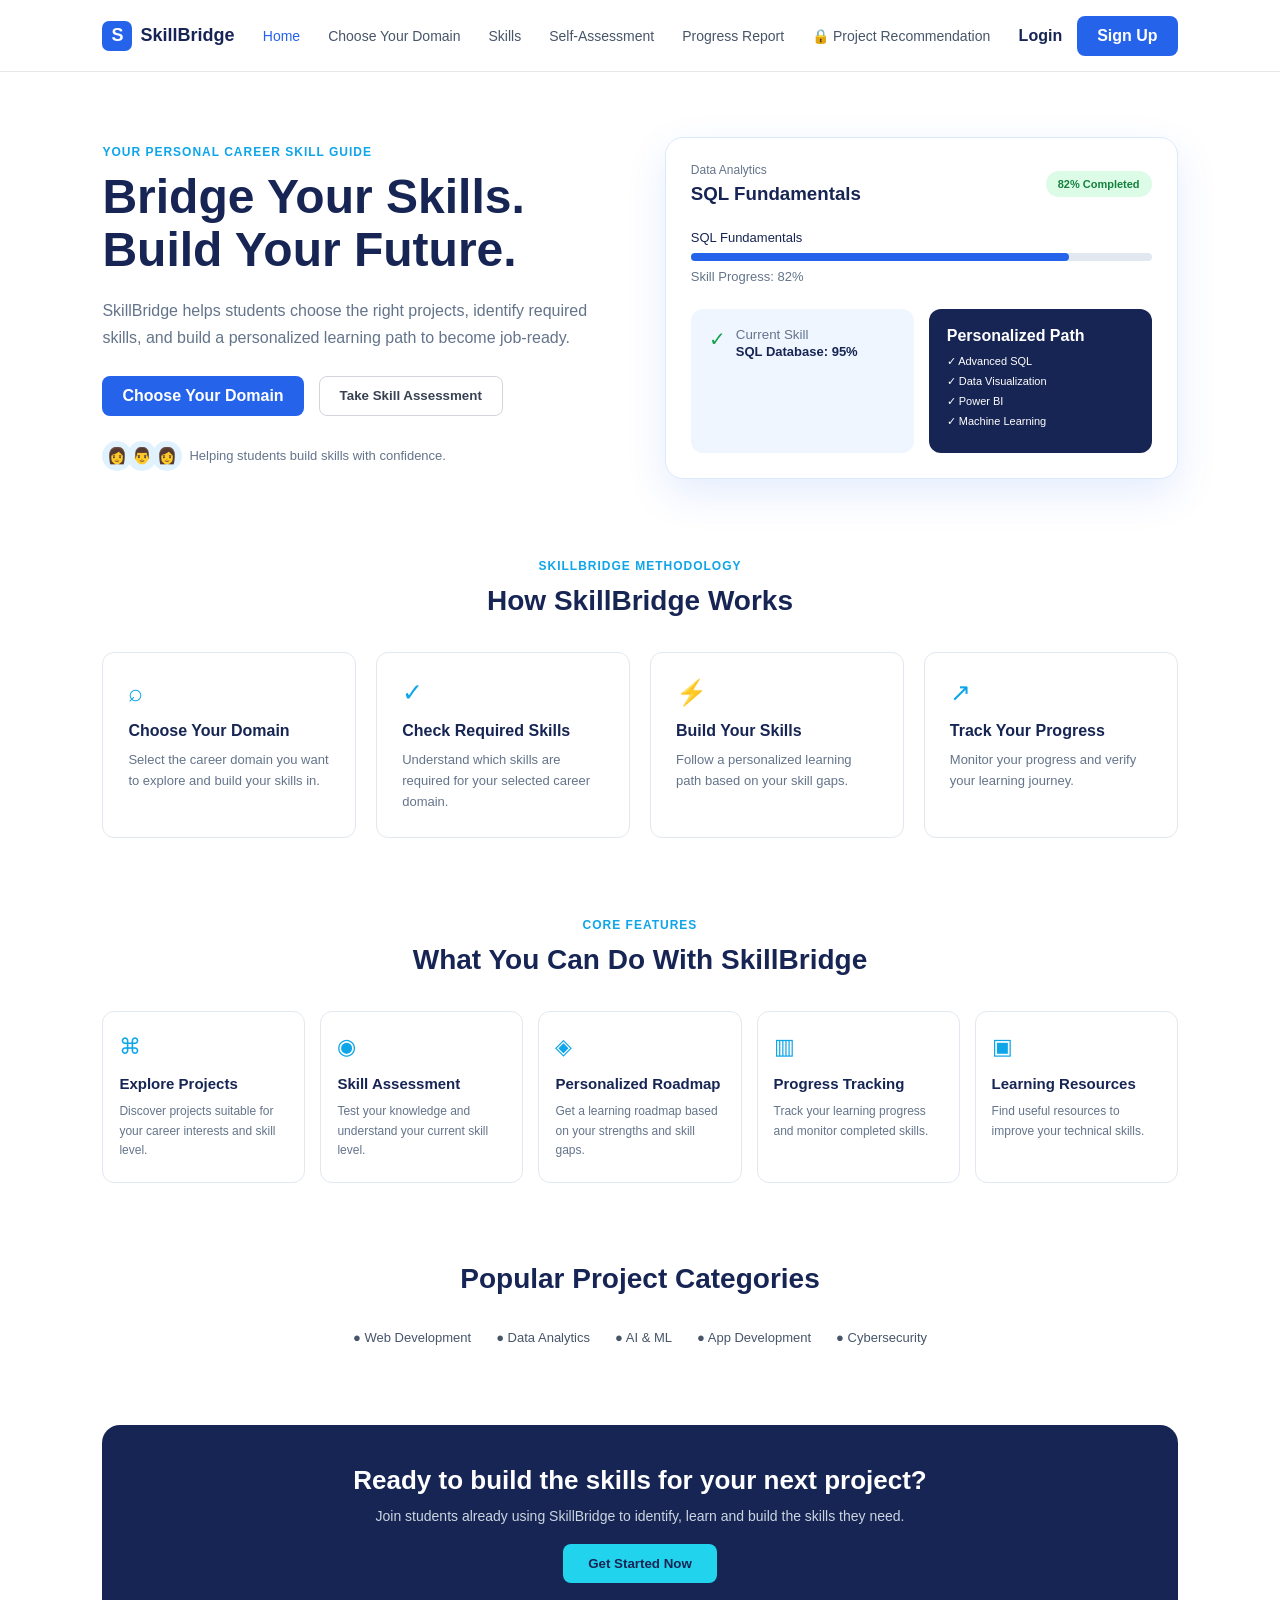
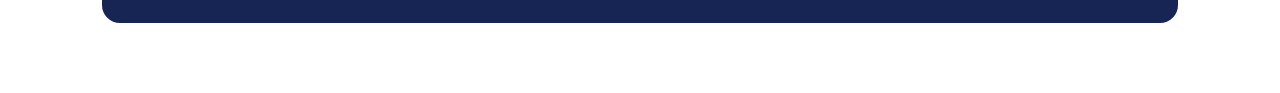
<file: index.html>
<!DOCTYPE html>
<html lang="en">

<head>
    <meta charset="UTF-8">
    <meta name="viewport" content="width=device-width, initial-scale=1.0">

    <title>SkillBridge</title>

    <!-- Correct CSS path -->
    <link rel="stylesheet" href="/style.css">
</head>

<body>

    <!-- NAVBAR -->
    <header class="navbar">

        <div class="logo">
            <span class="logo-icon">S</span>
            <span>SkillBridge</span>
        </div>

        <nav>
            <a href="index.html" class="active">Home</a>
            <a href="domain.html">Choose Your Domain</a>
            <a href="skills.html">Skills</a>
            <a href="assessment.html">Self-Assessment</a>
            <a href="progress.html">Progress Report</a>
            <a href="projects.html" id="projectLink">
                🔒 Project Recommendation
            </a>
        </nav>

        <div class="nav-buttons">
            <a href="login.html" class="login-btn">Login</a>
            <a href="login.html?mode=signup" class="primary-btn">
                Sign Up
            </a>
        </div>

    </header>

    <!-- HERO SECTION -->
    <section class="hero">

        <div class="hero-content">

            <p class="small-heading">
                YOUR PERSONAL CAREER SKILL GUIDE
            </p>

            <h1>
                Bridge Your Skills.<br>
                Build Your Future.
            </h1>

            <p class="hero-description">
                SkillBridge helps students choose the right projects,
                identify required skills, and build a personalized
                learning path to become job-ready.
            </p>

            <div class="hero-buttons">

                <a href="domain.html" class="primary-btn">
                    Choose Your Domain
                </a>

                <button class="secondary-btn" id="assessmentBtn">
                    Take Skill Assessment
                </button>

            </div>

            <div class="student-info">
                <div class="student-icons">
                    <span>👩</span>
                    <span>👨</span>
                    <span>👩</span>
                </div>

                <p>
                    Helping students build skills with confidence.
                </p>
            </div>

        </div>

        <!-- DASHBOARD PREVIEW -->
        <div class="hero-dashboard">

            <div class="dashboard-top">
                <div>
                    <p class="dashboard-label">Data Analytics</p>
                    <h3>SQL Fundamentals</h3>
                </div>

                <span class="completed">82% Completed</span>
            </div>

            <div class="progress-section">
                <p>SQL Fundamentals</p>

                <div class="progress-bar">
                    <div class="progress-fill"></div>
                </div>

                <p class="progress-text">Skill Progress: 82%</p>
            </div>

            <div class="dashboard-bottom">

                <div class="score-card">
                    <span>✓</span>
                    <div>
                        <small>Current Skill</small>
                        <strong>SQL Database: 95%</strong>
                    </div>
                </div>

                <div class="future-card">
                    <h4>Personalized Path</h4>
                    <p>✓ Advanced SQL</p>
                    <p>✓ Data Visualization</p>
                    <p>✓ Power BI</p>
                    <p>✓ Machine Learning</p>
                </div>

            </div>

        </div>

    </section>

    <!-- HOW SKILLBRIDGE WORKS -->
    <section class="how-section">

        <p class="section-label">SKILLBRIDGE METHODOLOGY</p>

        <h2>How SkillBridge Works</h2>

        <div class="steps">

            <div class="step-card">
                <div class="step-icon">⌕</div>
                <h3>Choose Your Domain</h3>
                <p>
                    Select the career domain you want to
                    explore and build your skills in.
                </p>
            </div>

            <div class="step-card">
                <div class="step-icon">✓</div>
                <h3>Check Required Skills</h3>
                <p>
                    Understand which skills are required
                    for your selected career domain.
                </p>
            </div>

            <div class="step-card">
                <div class="step-icon">⚡</div>
                <h3>Build Your Skills</h3>
                <p>
                    Follow a personalized learning path
                    based on your skill gaps.
                </p>
            </div>

            <div class="step-card">
                <div class="step-icon">↗</div>
                <h3>Track Your Progress</h3>
                <p>
                    Monitor your progress and verify
                    your learning journey.
                </p>
            </div>

        </div>

    </section>

    <!-- CORE FEATURES -->
    <section class="features-section">

        <p class="section-label">CORE FEATURES</p>

        <h2>What You Can Do With SkillBridge</h2>

        <div class="features-grid">

            <div class="feature-card">
                <div class="feature-icon">⌘</div>
                <h3>Explore Projects</h3>
                <p>
                    Discover projects suitable for
                    your career interests and skill level.
                </p>
            </div>

            <div class="feature-card">
                <div class="feature-icon">◉</div>
                <h3>Skill Assessment</h3>
                <p>
                    Test your knowledge and understand
                    your current skill level.
                </p>
            </div>

            <div class="feature-card">
                <div class="feature-icon">◈</div>
                <h3>Personalized Roadmap</h3>
                <p>
                    Get a learning roadmap based on
                    your strengths and skill gaps.
                </p>
            </div>

            <div class="feature-card">
                <div class="feature-icon">▥</div>
                <h3>Progress Tracking</h3>
                <p>
                    Track your learning progress and
                    monitor completed skills.
                </p>
            </div>

            <div class="feature-card">
                <div class="feature-icon">▣</div>
                <h3>Learning Resources</h3>
                <p>
                    Find useful resources to improve
                    your technical skills.
                </p>
            </div>

        </div>

    </section>

    <!-- PROJECT CATEGORIES -->
    <section class="categories-section">

        <h2>Popular Project Categories</h2>

        <div class="categories">
            <span>● Web Development</span>
            <span>● Data Analytics</span>
            <span>● AI & ML</span>
            <span>● App Development</span>
            <span>● Cybersecurity</span>
        </div>

    </section>

    <!-- CALL TO ACTION -->
    <section class="cta-section">

        <h2>
            Ready to build the skills for your next project?
        </h2>

        <p>
            Join students already using SkillBridge to
            identify, learn and build the skills they need.
        </p>

        <button class="cta-button" id="ctaButton">
            Get Started Now
        </button>

    </section>

    <!-- Correct JavaScript path -->
    <script src="/script.js"></script>

</body>

</html>
</file>
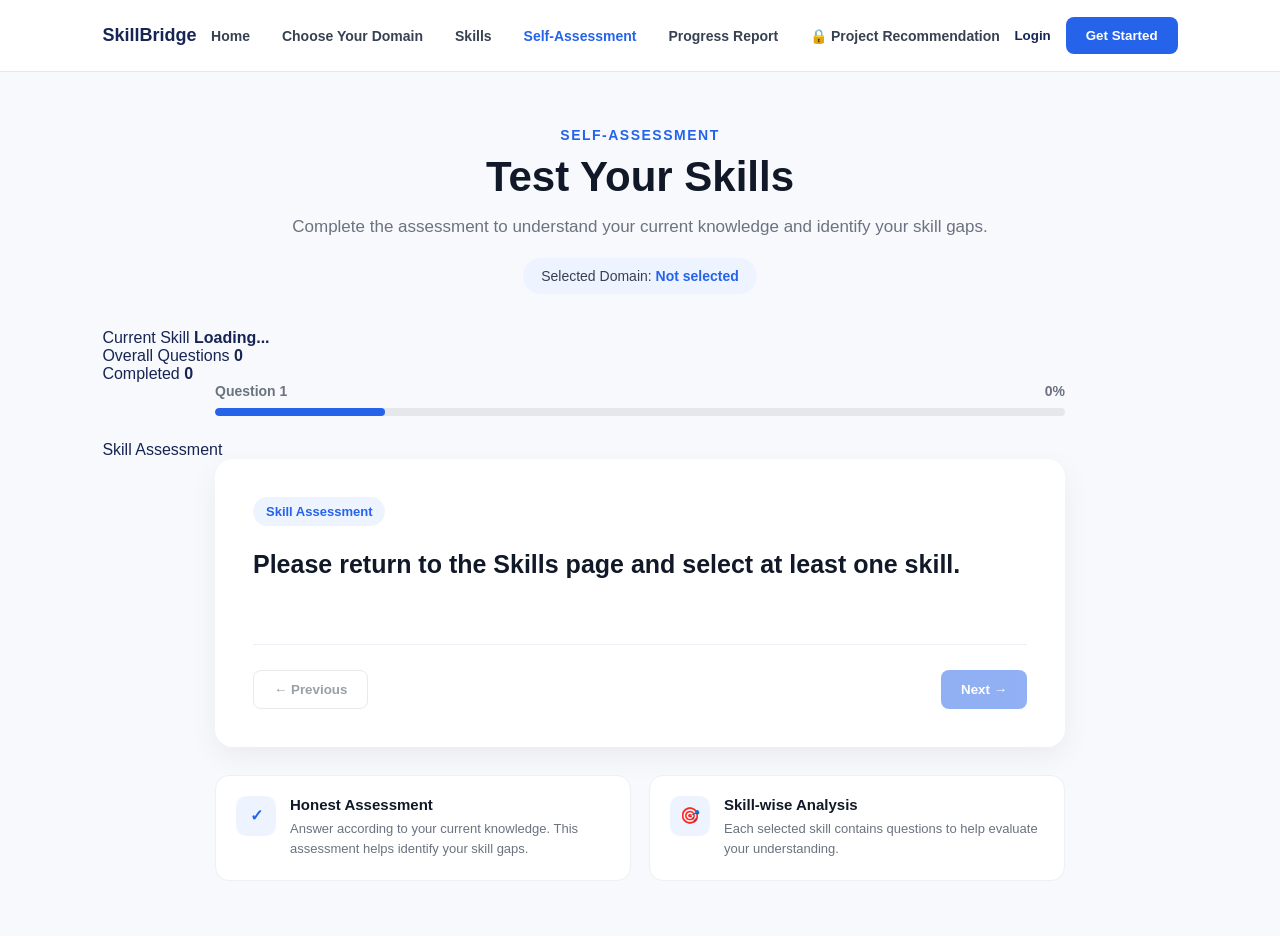
<file: assessment.html>
<!DOCTYPE html>
<html lang="en">

<head>
    <meta charset="UTF-8">
    <meta name="viewport" content="width=device-width, initial-scale=1.0">

    <title>Self-Assessment | SkillBridge</title>

    <!-- Correct CSS path: style.css is in the repository root -->
    <link rel="stylesheet" href="style.css">
</head>

<body>

    <!-- NAVBAR -->
    <nav class="navbar">

        <div class="logo">SkillBridge</div>

        <div class="nav-links">
            <a href="index.html">Home</a>
            <a href="domain.html">Choose Your Domain</a>
            <a href="skills.html">Skills</a>
            <a href="assessment.html" class="active">Self-Assessment</a>
            <a href="progress.html">Progress Report</a>
            <a href="recommendation.html" id="projectLink">
                🔒 Project Recommendation
            </a>
        </div>

        <div class="nav-buttons">
            <button class="login-btn" type="button">Login</button>
            <button class="primary-btn" type="button">Get Started</button>
        </div>

    </nav>

    <!-- ASSESSMENT PAGE -->
    <main class="assessment-page">

        <!-- HEADER -->
        <section class="assessment-header">

            <p class="page-label">SELF-ASSESSMENT</p>

            <h1>Test Your Skills</h1>

            <p class="assessment-subtitle">
                Complete the assessment to understand your current
                knowledge and identify your skill gaps.
            </p>

            <div class="assessment-domain">
                Selected Domain:
                <strong id="assessmentDomain">Loading...</strong>
            </div>

        </section>

        <!-- OVERALL PROGRESS -->
        <section class="assessment-overview">

            <div class="overview-item">
                <span>Current Skill</span>
                <strong id="currentSkill">Loading...</strong>
            </div>

            <div class="overview-item">
                <span>Overall Questions</span>
                <strong id="totalQuestions">0</strong>
            </div>

            <div class="overview-item">
                <span>Completed</span>
                <strong id="completedQuestions">0</strong>
            </div>

        </section>

        <!-- SKILL TABS -->
        <section class="skill-tabs-section">
            <div class="skill-tabs" id="skillTabs"></div>
        </section>

        <!-- QUESTION PROGRESS -->
        <section class="quiz-progress">

            <div class="quiz-progress-info">
                <span id="questionNumber">Question 1</span>
                <span id="quizPercentage">0%</span>
            </div>

            <div class="quiz-progress-bar">
                <div class="quiz-progress-fill" id="quizProgressFill"></div>
            </div>

        </section>

        <!-- QUESTION TYPE -->
        <section class="question-type-wrapper">
            <span class="question-type" id="questionType">
                Skill Assessment
            </span>
        </section>

        <!-- QUIZ CARD -->
        <section class="quiz-container">

            <div class="quiz-card">

                <div class="question-category" id="questionCategory">
                    Skill Assessment
                </div>

                <h2 id="questionText">Loading question...</h2>

                <div class="options-container" id="optionsContainer"></div>

                <div class="quiz-actions">

                    <button
                        class="secondary-btn"
                        id="previousQuestionBtn"
                        type="button"
                        disabled
                    >
                        ← Previous
                    </button>

                    <button
                        class="primary-btn"
                        id="nextQuestionBtn"
                        type="button"
                        disabled
                    >
                        Next →
                    </button>

                </div>

            </div>

        </section>

        <!-- ASSESSMENT INFORMATION -->
        <section class="assessment-info">

            <div class="info-card">

                <div class="info-icon">✓</div>

                <div>
                    <h3>Honest Assessment</h3>

                    <p>
                        Answer according to your current knowledge.
                        This assessment helps identify your skill gaps.
                    </p>
                </div>

            </div>

            <div class="info-card">

                <div class="info-icon">🎯</div>

                <div>
                    <h3>Skill-wise Analysis</h3>

                    <p>
                        Each selected skill contains questions to help
                        evaluate your understanding.
                    </p>
                </div>

            </div>

        </section>

    </main>

    <!-- Correct JavaScript path: script.js is in the repository root -->
    <script src="script.js"></script>

</body>
</html>
</file>
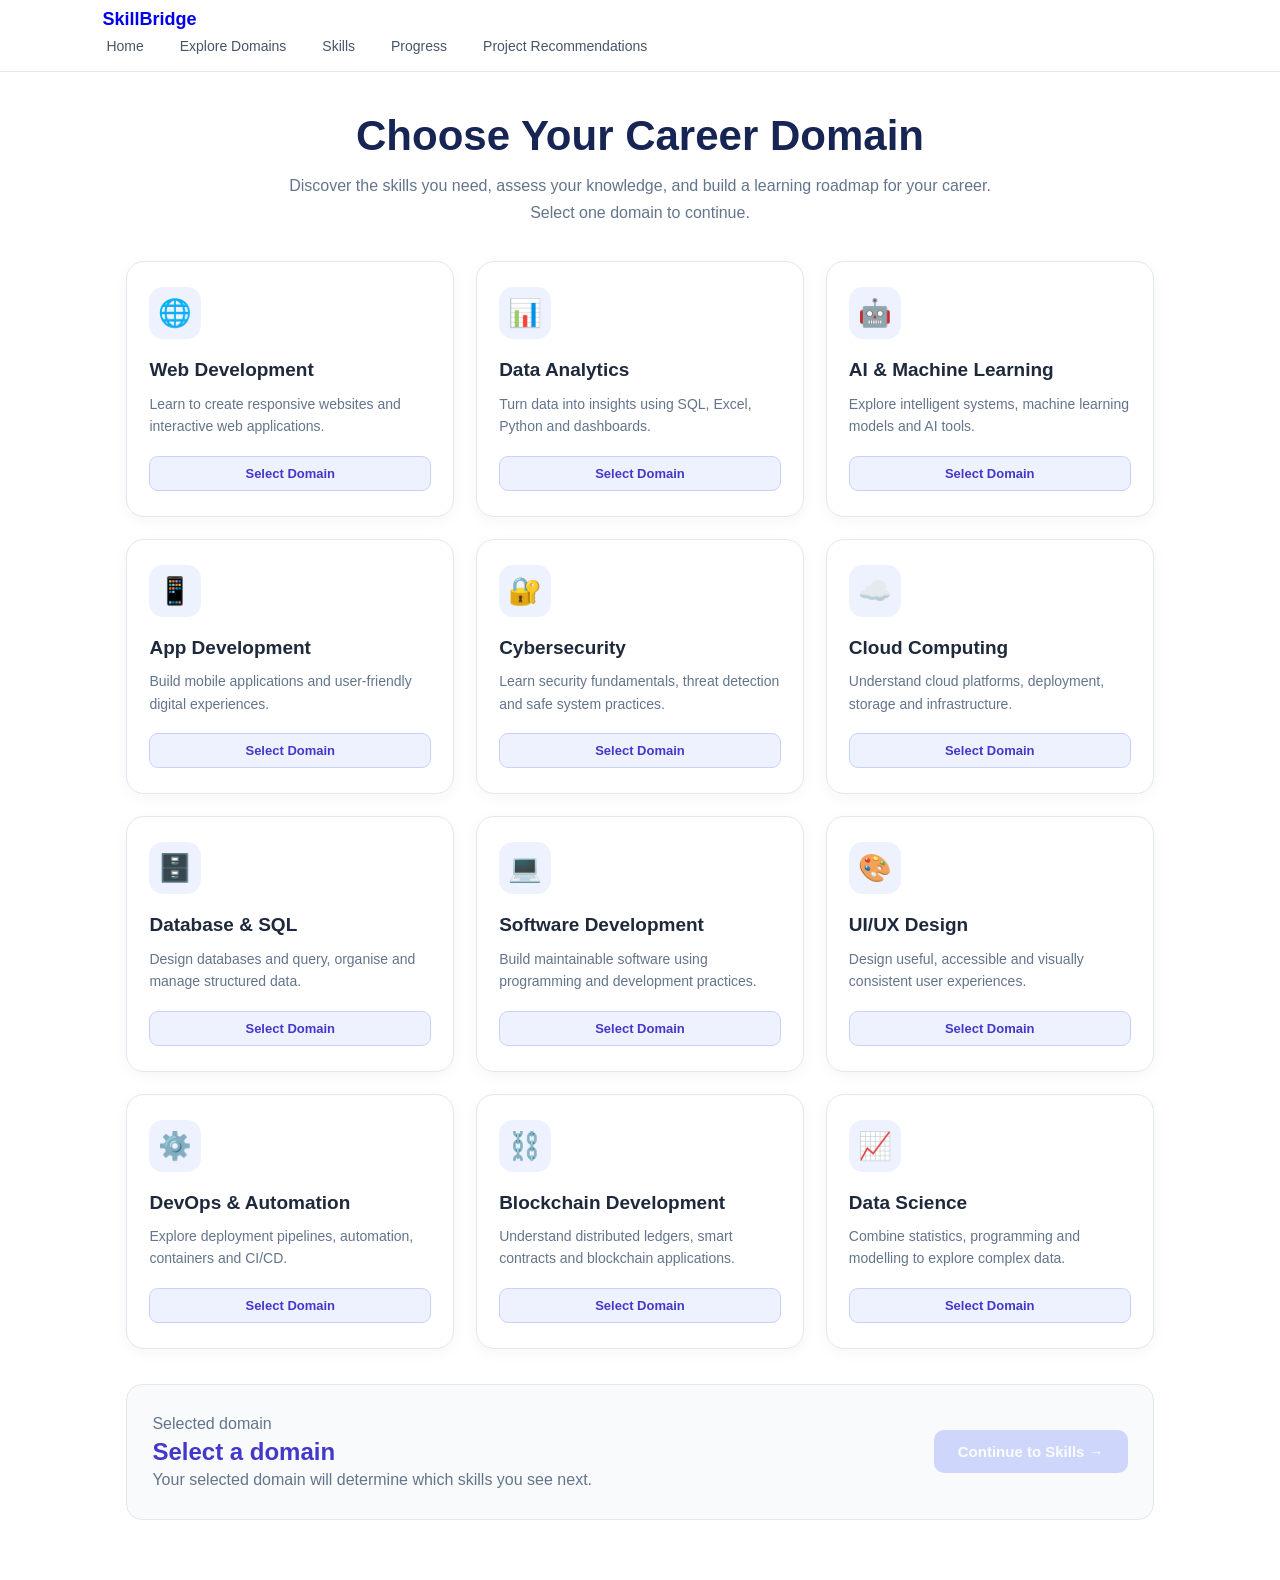
<file: domain.html>
<!DOCTYPE html>
<html lang="en">
<head>
    <meta charset="UTF-8">
    <meta name="viewport" content="width=device-width, initial-scale=1.0">
    <title>Choose Your Domain | SkillBridge</title>
    <link rel="stylesheet" href="/style.css">

    <style>
        .domain-page {
            max-width: 1200px;
            margin: 0 auto;
            padding: 40px 24px 60px;
        }

        .domain-heading {
            text-align: center;
            margin-bottom: 35px;
        }

        .domain-heading h1 {
            font-size: clamp(28px, 4vw, 42px);
            margin-bottom: 12px;
            color: #172554;
        }

        .domain-heading p {
            color: #64748b;
            font-size: 16px;
            line-height: 1.7;
        }

        .domain-grid {
            display: grid;
            grid-template-columns: repeat(3, minmax(0, 1fr));
            gap: 22px;
        }

        .domain-card {
            background: #fff;
            border: 1px solid #e2e8f0;
            border-radius: 18px;
            padding: 25px 22px;
            cursor: pointer;
            transition: transform .2s ease, border-color .2s ease,
                        box-shadow .2s ease;
            display: flex;
            flex-direction: column;
            align-items: flex-start;
            min-height: 225px;
            box-shadow: 0 4px 15px rgba(15, 23, 42, .04);
        }

        .domain-card:hover {
            transform: translateY(-4px);
            border-color: #6366f1;
            box-shadow: 0 10px 25px rgba(79, 70, 229, .10);
        }

        .domain-card.selected {
            border: 2px solid #4f46e5;
            background: #f5f7ff;
            box-shadow: 0 8px 24px rgba(79, 70, 229, .12);
        }

        .domain-icon {
            width: 52px;
            height: 52px;
            display: flex;
            align-items: center;
            justify-content: center;
            border-radius: 14px;
            background: #eef2ff;
            font-size: 27px;
            margin-bottom: 18px;
        }

        .domain-card h2 {
            color: #1e293b;
            font-size: 19px;
            line-height: 1.4;
            margin: 0 0 9px;
        }

        .domain-card p {
            color: #64748b;
            font-size: 14px;
            line-height: 1.6;
            margin: 0 0 18px;
            flex-grow: 1;
        }

        .domain-select-btn {
            padding: 9px 16px;
            background: #eef2ff;
            color: #4338ca;
            border: 1px solid #c7d2fe;
            border-radius: 9px;
            font-size: 13px;
            font-weight: 600;
            cursor: pointer;
        }

        .domain-card.selected .domain-select-btn {
            background: #4f46e5;
            border-color: #4f46e5;
            color: #fff;
        }

        .domain-footer {
            margin-top: 35px;
            padding: 25px;
            background: #f8fafc;
            border: 1px solid #e2e8f0;
            border-radius: 16px;
            display: flex;
            justify-content: space-between;
            align-items: center;
            gap: 20px;
            flex-wrap: wrap;
        }

        .domain-footer p {
            margin: 5px 0;
            color: #64748b;
        }

        #selectedDomainText {
            color: #4338ca;
            font-weight: 700;
        }

        #continueSkillsBtn {
            border: none;
            border-radius: 10px;
            padding: 13px 24px;
            background: #4f46e5;
            color: #fff;
            font-size: 15px;
            font-weight: 600;
            cursor: pointer;
        }

        #continueSkillsBtn:disabled {
            background: #a5b4fc;
            cursor: not-allowed;
        }

        #continueSkillsBtn:hover:not(:disabled) {
            background: #3730a3;
        }

        @media (max-width: 900px) {
            .domain-grid {
                grid-template-columns: repeat(2, minmax(0, 1fr));
            }
        }

        @media (max-width: 560px) {
            .domain-page {
                padding: 28px 15px 40px;
            }

            .domain-grid {
                grid-template-columns: 1fr;
            }

            .domain-footer {
                align-items: stretch;
                flex-direction: column;
            }

            #continueSkillsBtn {
                width: 100%;
            }
        }
    </style>
</head>

<body>
    <header class="navbar">
        <div class="nav-container">
            <a href="index.html" class="logo">SkillBridge</a>
            <nav class="nav-links" aria-label="Main navigation">
                <a href="index.html">Home</a>
                <a href="domain.html">Explore Domains</a>
                <a href="skills.html">Skills</a>
                <a href="progress.html">Progress</a>
                <a href="recommendation.html" id="projectLink">
                    Project Recommendations
                </a>
            </nav>
        </div>
    </header>

    <main class="domain-page">
        <section class="domain-heading">
            <h1>Choose Your Career Domain</h1>
            <p>
                Discover the skills you need, assess your knowledge,
                and build a learning roadmap for your career.
            </p>
            <p>Select one domain to continue.</p>
        </section>

        <section class="domain-grid" aria-label="Career domains">
            <article class="domain-card" data-domain="Web Development">
                <div class="domain-icon">🌐</div>
                <h2>Web Development</h2>
                <p>Learn to create responsive websites and interactive web applications.</p>
                <button type="button" class="domain-select-btn">Select Domain</button>
            </article>

            <article class="domain-card" data-domain="Data Analytics">
                <div class="domain-icon">📊</div>
                <h2>Data Analytics</h2>
                <p>Turn data into insights using SQL, Excel, Python and dashboards.</p>
                <button type="button" class="domain-select-btn">Select Domain</button>
            </article>

            <article class="domain-card" data-domain="AI & Machine Learning">
                <div class="domain-icon">🤖</div>
                <h2>AI &amp; Machine Learning</h2>
                <p>Explore intelligent systems, machine learning models and AI tools.</p>
                <button type="button" class="domain-select-btn">Select Domain</button>
            </article>

            <article class="domain-card" data-domain="App Development">
                <div class="domain-icon">📱</div>
                <h2>App Development</h2>
                <p>Build mobile applications and user-friendly digital experiences.</p>
                <button type="button" class="domain-select-btn">Select Domain</button>
            </article>

            <article class="domain-card" data-domain="Cybersecurity">
                <div class="domain-icon">🔐</div>
                <h2>Cybersecurity</h2>
                <p>Learn security fundamentals, threat detection and safe system practices.</p>
                <button type="button" class="domain-select-btn">Select Domain</button>
            </article>

            <article class="domain-card" data-domain="Cloud Computing">
                <div class="domain-icon">☁️</div>
                <h2>Cloud Computing</h2>
                <p>Understand cloud platforms, deployment, storage and infrastructure.</p>
                <button type="button" class="domain-select-btn">Select Domain</button>
            </article>

            <article class="domain-card" data-domain="Database & SQL">
                <div class="domain-icon">🗄️</div>
                <h2>Database &amp; SQL</h2>
                <p>Design databases and query, organise and manage structured data.</p>
                <button type="button" class="domain-select-btn">Select Domain</button>
            </article>

            <article class="domain-card" data-domain="Software Development">
                <div class="domain-icon">💻</div>
                <h2>Software Development</h2>
                <p>Build maintainable software using programming and development practices.</p>
                <button type="button" class="domain-select-btn">Select Domain</button>
            </article>

            <article class="domain-card" data-domain="UI/UX Design">
                <div class="domain-icon">🎨</div>
                <h2>UI/UX Design</h2>
                <p>Design useful, accessible and visually consistent user experiences.</p>
                <button type="button" class="domain-select-btn">Select Domain</button>
            </article>

            <article class="domain-card" data-domain="DevOps & Automation">
                <div class="domain-icon">⚙️</div>
                <h2>DevOps &amp; Automation</h2>
                <p>Explore deployment pipelines, automation, containers and CI/CD.</p>
                <button type="button" class="domain-select-btn">Select Domain</button>
            </article>

            <article class="domain-card" data-domain="Blockchain Development">
                <div class="domain-icon">⛓️</div>
                <h2>Blockchain Development</h2>
                <p>Understand distributed ledgers, smart contracts and blockchain applications.</p>
                <button type="button" class="domain-select-btn">Select Domain</button>
            </article>

            <article class="domain-card" data-domain="Data Science">
                <div class="domain-icon">📈</div>
                <h2>Data Science</h2>
                <p>Combine statistics, programming and modelling to explore complex data.</p>
                <button type="button" class="domain-select-btn">Select Domain</button>
            </article>
        </section>

        <section class="domain-footer">
            <div>
                <p>Selected domain</p>
                <h2 id="selectedDomainText" aria-live="polite">Select a domain</h2>
                <p>Your selected domain will determine which skills you see next.</p>
            </div>

            <button type="button" id="continueSkillsBtn" disabled>
                Continue to Skills →
            </button>
        </section>
    </main>

    <script>
        document.addEventListener("DOMContentLoaded", function () {
            const cards = document.querySelectorAll(".domain-card");
            const selectedText = document.getElementById("selectedDomainText");
            const continueButton = document.getElementById("continueSkillsBtn");

            let selectedDomain = null;

            cards.forEach(function (card) {
                const selectButton = card.querySelector(".domain-select-btn");

                function selectCard() {
                    cards.forEach(function (otherCard) {
                        otherCard.classList.remove("selected");
                        const otherButton = otherCard.querySelector(".domain-select-btn");
                        otherButton.textContent = "Select Domain";
                        otherButton.setAttribute("aria-pressed", "false");
                    });

                    card.classList.add("selected");
                    selectButton.textContent = "Selected ✓";
                    selectButton.setAttribute("aria-pressed", "true");

                    selectedDomain = card.dataset.domain;
                    selectedText.textContent = selectedDomain;
                    continueButton.disabled = false;

                    localStorage.setItem("selectedDomain", selectedDomain);
                }

                selectButton.addEventListener("click", function (event) {
                    event.stopPropagation();
                    selectCard();
                });

                card.addEventListener("click", selectCard);
            });

            const savedDomain = localStorage.getItem("selectedDomain");

            if (savedDomain) {
                const savedCard = Array.from(cards).find(function (card) {
                    return card.dataset.domain === savedDomain;
                });

                if (savedCard) {
                    savedCard.querySelector(".domain-select-btn").click();
                }
            }

            continueButton.addEventListener("click", function () {
                if (!selectedDomain) {
                    return;
                }

                window.location.href = "skills.html";
            });
        });
    </script>
</body>
</html>
</file>
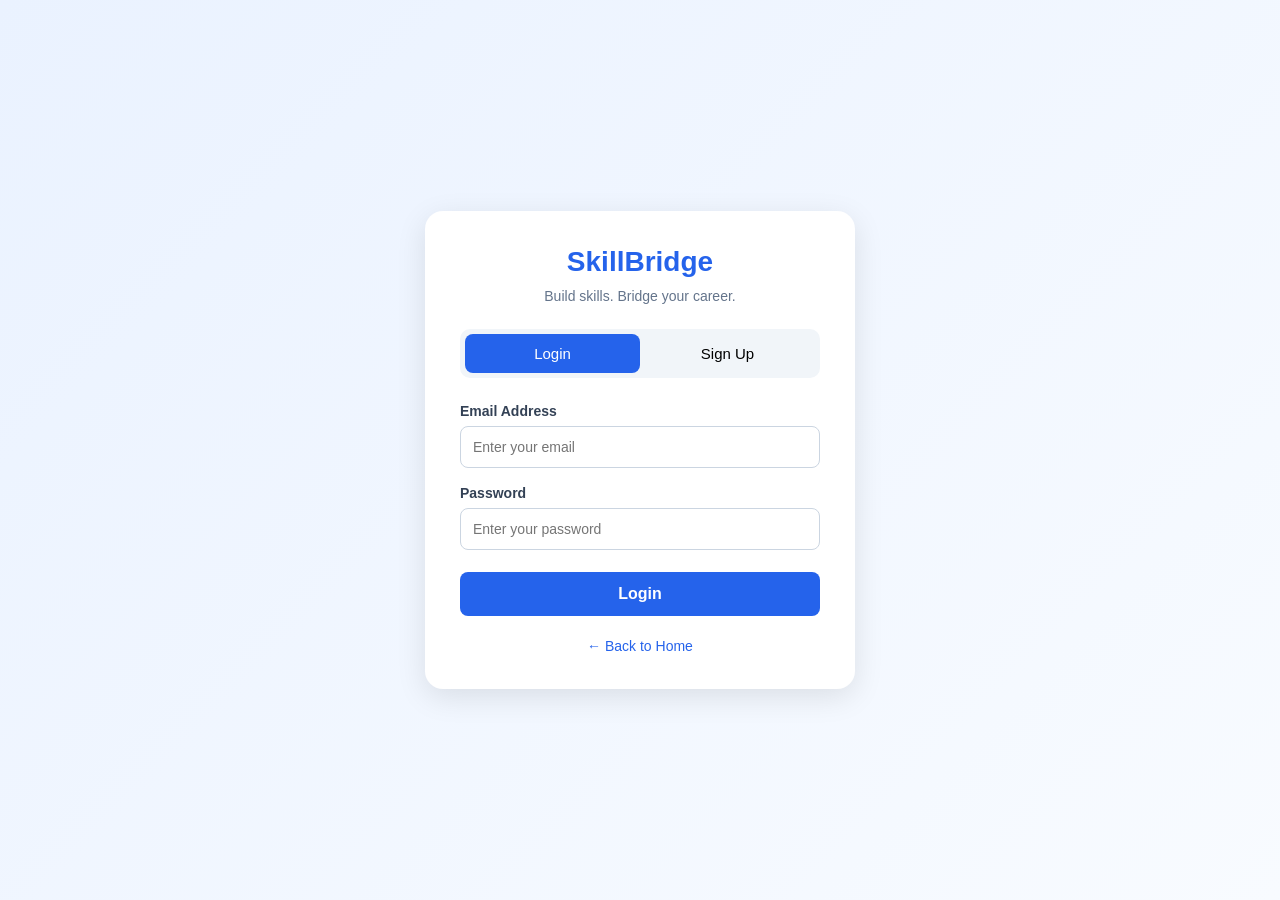
<file: login.html>
<!DOCTYPE html>
<html lang="en">
<head>
    <meta charset="UTF-8">
    <meta name="viewport" content="width=device-width, initial-scale=1.0">
    <title>Login | SkillBridge</title>

    <style>
        * {
            margin: 0;
            padding: 0;
            box-sizing: border-box;
            font-family: Arial, sans-serif;
        }

        body {
            min-height: 100vh;
            display: flex;
            justify-content: center;
            align-items: center;
            background: linear-gradient(135deg, #eaf2ff, #f8fbff);
            padding: 20px;
        }

        .container {
            width: 100%;
            max-width: 430px;
            background: white;
            padding: 35px;
            border-radius: 18px;
            box-shadow: 0 8px 30px rgba(0, 0, 0, 0.10);
        }

        .logo {
            text-align: center;
            color: #2563eb;
            font-size: 28px;
            font-weight: bold;
            margin-bottom: 10px;
        }

        .subtitle {
            text-align: center;
            color: #64748b;
            margin-bottom: 25px;
            font-size: 14px;
        }

        .tabs {
            display: flex;
            background: #f1f5f9;
            border-radius: 10px;
            padding: 5px;
            margin-bottom: 25px;
        }

        .tabs button {
            flex: 1;
            padding: 11px;
            border: none;
            border-radius: 8px;
            cursor: pointer;
            background: transparent;
            font-size: 15px;
        }

        .tabs button.active {
            background: #2563eb;
            color: white;
        }

        .form-group {
            margin-bottom: 17px;
        }

        label {
            display: block;
            margin-bottom: 7px;
            font-size: 14px;
            font-weight: bold;
            color: #334155;
        }

        input {
            width: 100%;
            padding: 12px;
            border: 1px solid #cbd5e1;
            border-radius: 8px;
            outline: none;
            font-size: 14px;
        }

        input:focus {
            border-color: #2563eb;
        }

        .submit-btn {
            width: 100%;
            padding: 13px;
            background: #2563eb;
            color: white;
            border: none;
            border-radius: 8px;
            font-size: 16px;
            font-weight: bold;
            cursor: pointer;
            margin-top: 5px;
        }

        .submit-btn:hover {
            background: #1d4ed8;
        }

        .submit-btn:disabled {
            opacity: 0.7;
            cursor: not-allowed;
        }

        .back-home {
            display: block;
            text-align: center;
            margin-top: 22px;
            color: #2563eb;
            text-decoration: none;
            font-size: 14px;
        }

        .message {
            margin-top: 15px;
            text-align: center;
            font-size: 14px;
        }

        .hidden {
            display: none;
        }
    </style>
</head>

<body>
    <div class="container">
        <div class="logo">SkillBridge</div>
        <p class="subtitle">Build skills. Bridge your career.</p>

        <div class="tabs">
            <button type="button" id="loginTab" class="active"
                    onclick="showForm('login')">Login</button>
            <button type="button" id="signupTab"
                    onclick="showForm('signup')">Sign Up</button>
        </div>

        <!-- LOGIN FORM -->
        <form id="loginForm">
            <div class="form-group">
                <label for="loginEmail">Email Address</label>
                <input type="email" id="loginEmail"
                       placeholder="Enter your email" required>
            </div>

            <div class="form-group">
                <label for="loginPassword">Password</label>
                <input type="password" id="loginPassword"
                       placeholder="Enter your password" required>
            </div>

            <button type="submit" class="submit-btn">Login</button>
        </form>

        <!-- SIGNUP FORM -->
        <form id="signupForm" class="hidden">
            <div class="form-group">
                <label for="fullName">Full Name</label>
                <input type="text" id="fullName"
                       placeholder="Enter your full name" required>
            </div>

            <div class="form-group">
                <label for="signupEmail">Email Address</label>
                <input type="email" id="signupEmail"
                       placeholder="Enter your email" required>
            </div>

            <div class="form-group">
                <label for="signupPassword">Create Password</label>
                <input type="password" id="signupPassword"
                       placeholder="At least 8 characters"
                       minlength="8" required>
            </div>

            <div class="form-group">
                <label for="confirmPassword">Confirm Password</label>
                <input type="password" id="confirmPassword"
                       placeholder="Re-enter your password"
                       minlength="8" required>
            </div>

            <button type="submit" class="submit-btn">
                Create Account
            </button>
        </form>

        <p id="message" class="message" role="status"></p>

        <a href="index.html" class="back-home">← Back to Home</a>
    </div>

    <script>
        const API_URL = "http://127.0.0.1:5000";

        function showForm(type) {
            const isLogin = type === "login";

            document.getElementById("loginForm")
                .classList.toggle("hidden", !isLogin);

            document.getElementById("signupForm")
                .classList.toggle("hidden", isLogin);

            document.getElementById("loginTab")
                .classList.toggle("active", isLogin);

            document.getElementById("signupTab")
                .classList.toggle("active", !isLogin);

            const message = document.getElementById("message");
            message.textContent = "";
            message.style.color = "#2563eb";
        }

        function showMessage(text, success = false) {
            const message = document.getElementById("message");
            message.textContent = text;
            message.style.color = success ? "#15803d" : "#dc2626";
        }

        // Open signup tab when URL contains ?mode=signup
        if (new URLSearchParams(window.location.search).get("mode") === "signup") {
            showForm("signup");
        }

        // SIGNUP
        document.getElementById("signupForm")
            .addEventListener("submit", async function(event) {
                event.preventDefault();

                const fullName = document.getElementById("fullName").value.trim();
                const email = document.getElementById("signupEmail").value.trim();
                const password = document.getElementById("signupPassword").value;
                const confirmPassword = document.getElementById("confirmPassword").value;

                if (password.length < 8) {
                    showMessage("Password must be at least 8 characters.");
                    return;
                }

                if (password !== confirmPassword) {
                    showMessage("Passwords do not match!");
                    return;
                }

                const button = this.querySelector('button[type="submit"]');
                button.disabled = true;
                button.textContent = "Creating account...";

                try {
                    const response = await fetch(`${API_URL}/api/signup`, {
                        method: "POST",
                        headers: { "Content-Type": "application/json" },
                        body: JSON.stringify({
                            full_name: fullName,
                            email: email,
                            password: password
                        })
                    });

                    const result = await response.json();

                    if (!response.ok) {
                        showMessage(result.message || "Signup failed.");
                        return;
                    }

                    this.reset();
                    showMessage("Account created! You can now log in.", true);

                    setTimeout(() => showForm("login"), 1200);

                } catch (error) {
                    showMessage(
                        "Cannot connect to the backend. Check that Flask is running."
                    );
                    console.error(error);
                } finally {
                    button.disabled = false;
                    button.textContent = "Create Account";
                }
            });

        // LOGIN
        document.getElementById("loginForm")
            .addEventListener("submit", async function(event) {
                event.preventDefault();

                const email = document.getElementById("loginEmail").value.trim();
                const password = document.getElementById("loginPassword").value;
                const button = this.querySelector('button[type="submit"]');

                button.disabled = true;
                button.textContent = "Logging in...";

                try {
                    const response = await fetch(`${API_URL}/api/login`, {
                        method: "POST",
                        headers: { "Content-Type": "application/json" },
                        body: JSON.stringify({ email, password })
                    });

                    const result = await response.json();

                    if (!response.ok) {
                        showMessage(result.message || "Login failed.");
                        return;
                    }

                    // Save logged-in user for other SkillBridge pages
                    sessionStorage.setItem(
                        "skillbridgeUser",
                        JSON.stringify(result.user)
                    );

                    showMessage(
                        "Login successful! Opening SkillBridge...",
                        true
                    );

                    // Redirect after successful login
                    setTimeout(() => {
                        window.location.href = "domain.html";
                    }, 1000);

                } catch (error) {
                    showMessage(
                        "Cannot connect to the backend. Check that Flask is running."
                    );
                    console.error(error);
                } finally {
                    button.disabled = false;
                    button.textContent = "Login";
                }
            });
    </script>
</body>
</html>
</file>
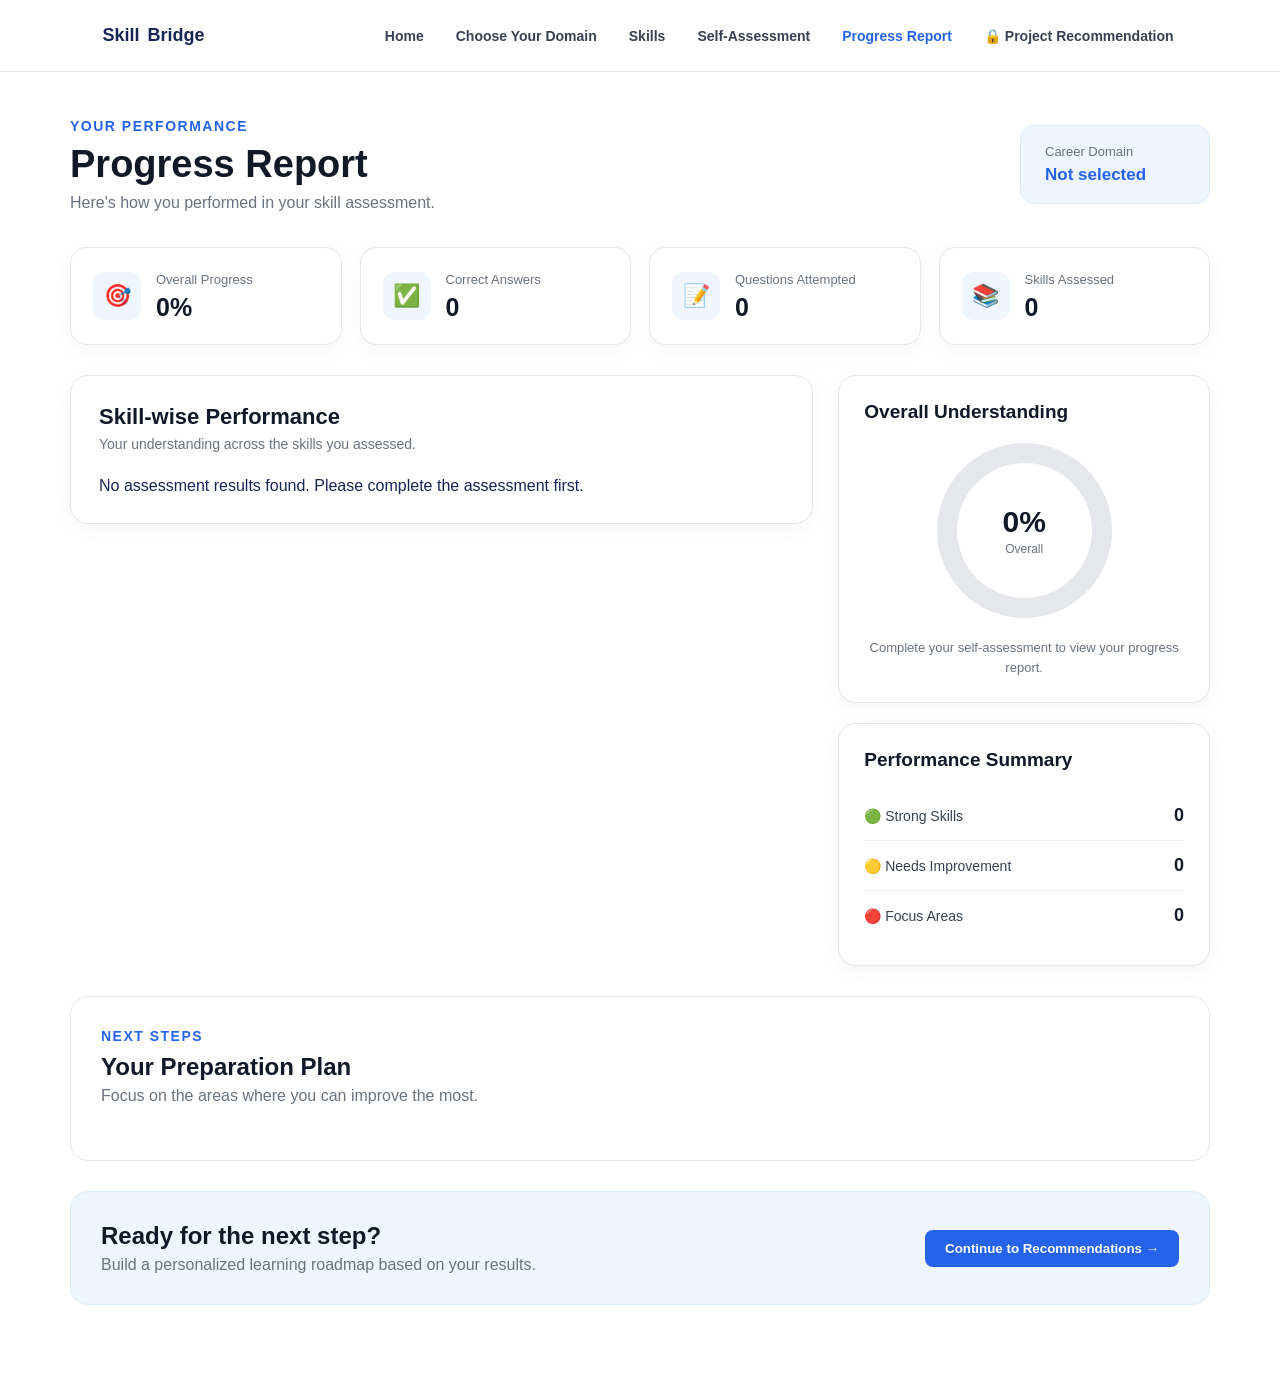
<file: progress.html>
<!DOCTYPE html>
<html lang="en">

<head>
    <meta charset="UTF-8">
    <meta name="viewport" content="width=device-width, initial-scale=1.0">

    <title>Progress Report - SkillBridge</title>

    <!-- Correct CSS path -->
    <link rel="stylesheet" href="style.css">
</head>

<body>

    <!-- NAVBAR -->
    <nav class="navbar">

        <div class="logo">
            Skill<span>Bridge</span>
        </div>

        <div class="nav-links">
            <a href="index.html">Home</a>
            <a href="domain.html">Choose Your Domain</a>
            <a href="skills.html">Skills</a>
            <a href="assessment.html">Self-Assessment</a>
            <a href="progress.html" class="active">Progress Report</a>
            <a href="recommendation.html" id="projectLink">
                🔒 Project Recommendation
            </a>
        </div>

    </nav>

    <!-- PROGRESS PAGE -->
    <main class="progress-page">

        <!-- HEADER -->
        <section class="progress-header">

            <div>
                <span class="page-label">YOUR PERFORMANCE</span>

                <h1>Progress Report</h1>

                <p>
                    Here's how you performed in your skill assessment.
                </p>
            </div>

            <div class="progress-domain-card">
                <span>Career Domain</span>
                <strong id="progressDomain">Loading...</strong>
            </div>

        </section>

        <!-- OVERVIEW CARDS -->
        <section class="progress-overview">

            <div class="progress-stat-card">
                <div class="stat-icon">🎯</div>
                <div>
                    <span>Overall Progress</span>
                    <h2 id="overallPercentage">0%</h2>
                </div>
            </div>

            <div class="progress-stat-card">
                <div class="stat-icon">✅</div>
                <div>
                    <span>Correct Answers</span>
                    <h2 id="correctAnswers">0</h2>
                </div>
            </div>

            <div class="progress-stat-card">
                <div class="stat-icon">📝</div>
                <div>
                    <span>Questions Attempted</span>
                    <h2 id="totalQuestions">0</h2>
                </div>
            </div>

            <div class="progress-stat-card">
                <div class="stat-icon">📚</div>
                <div>
                    <span>Skills Assessed</span>
                    <h2 id="skillsAssessed">0</h2>
                </div>
            </div>

        </section>

        <!-- MAIN DASHBOARD -->
        <section class="progress-dashboard">

            <!-- SKILL PERFORMANCE -->
            <div class="progress-main-card">

                <div class="section-heading">
                    <div>
                        <h2>Skill-wise Performance</h2>
                        <p>
                            Your understanding across the skills you assessed.
                        </p>
                    </div>
                </div>

                <div id="skillProgressList">
                    <!-- Skill cards generated by JavaScript -->
                </div>

            </div>

            <!-- RIGHT SIDEBAR -->
            <div class="progress-side">

                <div class="overall-progress-card">

                    <h2>Overall Understanding</h2>

                    <div class="progress-circle">
                        <div class="progress-circle-inner">
                            <strong id="circlePercentage">0%</strong>
                            <span>Overall</span>
                        </div>
                    </div>

                    <p id="overallMessage">
                        Complete your assessment to see your progress.
                    </p>

                </div>

                <div class="performance-summary">

                    <h2>Performance Summary</h2>

                    <div class="summary-item">
                        <span>🟢 Strong Skills</span>
                        <strong id="strongSkillsCount">0</strong>
                    </div>

                    <div class="summary-item">
                        <span>🟡 Needs Improvement</span>
                        <strong id="improvementSkillsCount">0</strong>
                    </div>

                    <div class="summary-item">
                        <span>🔴 Focus Areas</span>
                        <strong id="weakSkillsCount">0</strong>
                    </div>

                </div>

            </div>

        </section>

        <!-- PREPARATION PLAN -->
        <section class="preparation-section">

            <div class="preparation-header">
                <div>
                    <span class="page-label">NEXT STEPS</span>
                    <h2>Your Preparation Plan</h2>
                    <p>
                        Focus on the areas where you can improve the most.
                    </p>
                </div>
            </div>

            <div id="preparationCards" class="preparation-grid">
                <!-- Generated by JavaScript -->
            </div>

        </section>

        <!-- NEXT STEP ACTION -->
        <section class="progress-action">

            <div>
                <h2>Ready for the next step?</h2>
                <p>
                    Build a personalized learning roadmap based on your results.
                </p>
            </div>

            <button id="roadmapBtn" class="primary-btn" type="button">
                Continue to Roadmap →
            </button>

        </section>

    </main>

    <!-- Correct JavaScript path -->
    <script src="script.js"></script>

</body>
</html>
</file>
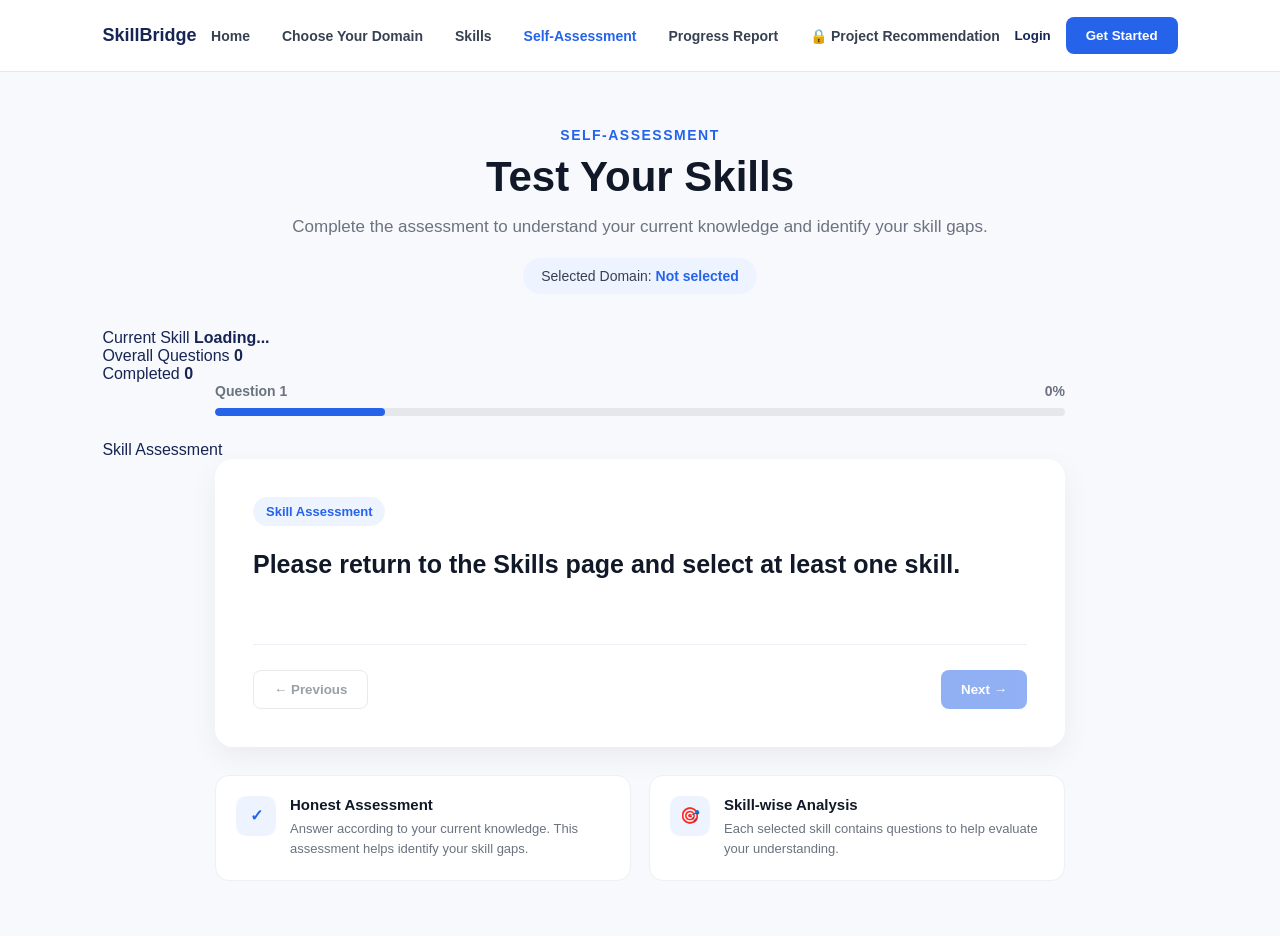
<file: recommendation.html>
<!DOCTYPE html>
<html lang="en">

<head>
    <meta charset="UTF-8">
    <meta name="viewport" content="width=device-width, initial-scale=1.0">
    <meta name="theme-color" content="#172554">

    <title>SkillBridge | Project Recommendations</title>

    <!-- Corrected CSS path -->
    <link rel="stylesheet" href="style.css">

    <!-- Protect direct access to this page -->
    <script>
        if (localStorage.getItem("assessmentCompleted") !== "true") {
            window.location.replace("assessment.html");
        }
    </script>

    <style>
        :root {
            --sb-navy: #172554;
            --sb-blue: #3156a6;
            --sb-blue-light: #eef4ff;
            --sb-text: #1e293b;
            --sb-muted: #64748b;
            --sb-border: #e5eaf2;
            --sb-surface: #ffffff;
            --sb-page: #f6f8fc;
        }

        body {
            background: var(--sb-page);
            color: var(--sb-text);
        }

        /* NAVIGATION */

        .sb-rec-page .navbar {
            background: rgba(255, 255, 255, 0.97);
            border-bottom: 1px solid var(--sb-border);
            box-shadow: 0 4px 20px rgba(23, 37, 84, 0.04);
            padding: 16px 5%;
            position: sticky;
            top: 0;
            z-index: 100;
        }

        .sb-rec-page .logo {
            color: var(--sb-navy);
            font-size: 25px;
            font-weight: 800;
            letter-spacing: -0.8px;
        }

        .sb-rec-page .nav-links a {
            transition: color 0.2s ease, background 0.2s ease;
            border-radius: 8px;
        }

        .sb-rec-page .nav-links a:hover,
        .sb-rec-page .nav-links a.active {
            color: var(--sb-blue);
            background: var(--sb-blue-light);
        }

        /* PAGE LAYOUT */

        .sb-rec-page .projects-page {
            width: min(1180px, 91%);
            margin: 0 auto;
            padding: 42px 0 80px;
        }

        .sb-rec-page .projects-header {
            position: relative;
            overflow: hidden;
            background: linear-gradient(125deg, #172554, #263f7c 65%, #4265ac);
            color: #ffffff;
            border-radius: 24px;
            padding: clamp(30px, 5vw, 58px);
            margin-bottom: 26px;
            box-shadow: 0 16px 38px rgba(23, 37, 84, 0.13);
        }

        .sb-rec-page .projects-header::after {
            content: "";
            position: absolute;
            width: 260px;
            height: 260px;
            border: 1px solid rgba(255, 255, 255, 0.12);
            border-radius: 50%;
            right: -70px;
            top: -100px;
            box-shadow:
                0 0 0 30px rgba(255, 255, 255, 0.035),
                0 0 0 65px rgba(255, 255, 255, 0.025);
            pointer-events: none;
        }

        .sb-rec-page .section-label {
            display: inline-block;
            color: #5274bd;
            font-size: 11px;
            font-weight: 800;
            letter-spacing: 1.8px;
            line-height: 1.7;
            text-transform: uppercase;
        }

        .sb-rec-page .projects-header .section-label {
            color: #c7d7ff;
            margin-bottom: 13px;
        }

        .sb-rec-page .projects-header h1 {
            position: relative;
            z-index: 1;
            max-width: 700px;
            margin: 0 0 15px;
            color: #ffffff;
            font-size: clamp(30px, 4.5vw, 46px);
            line-height: 1.15;
            letter-spacing: -1.4px;
        }

        .sb-rec-page .projects-header p {
            position: relative;
            z-index: 1;
            max-width: 650px;
            margin: 0;
            color: #e0e8ff;
            font-size: 15px;
            line-height: 1.9;
        }

        /* DOMAIN SUMMARY */

        .sb-rec-page .project-domain-info {
            display: flex;
            align-items: center;
            justify-content: space-between;
            gap: 20px;
            background: var(--sb-surface);
            border: 1px solid var(--sb-border);
            border-radius: 18px;
            padding: 24px 28px;
            margin-bottom: 18px;
            box-shadow: 0 5px 18px rgba(23, 37, 84, 0.035);
        }

        .sb-rec-page .project-domain-info span {
            display: block;
            color: var(--sb-muted);
            font-size: 12px;
            font-weight: 700;
            text-transform: uppercase;
            letter-spacing: 1px;
            margin-bottom: 7px;
        }

        .sb-rec-page .project-domain-info h2 {
            margin: 0;
            color: var(--sb-navy);
            font-size: 23px;
            letter-spacing: -0.5px;
        }

        /* ASSESSMENT INSIGHTS */

        .sb-rec-page .recommendation-summary {
            display: flex;
            align-items: flex-start;
            gap: 18px;
            background: #eef4ff;
            border: 1px solid #dce7ff;
            border-radius: 18px;
            padding: 25px 28px;
            margin-bottom: 52px;
        }

        .sb-rec-page .recommendation-icon {
            display: grid;
            place-items: center;
            flex: 0 0 48px;
            width: 48px;
            height: 48px;
            background: #ffffff;
            border: 1px solid #dce7ff;
            border-radius: 14px;
            font-size: 23px;
        }

        .sb-rec-page .recommendation-summary h2 {
            margin: 1px 0 9px;
            color: var(--sb-navy);
            font-size: 20px;
        }

        .sb-rec-page .recommendation-summary p {
            margin: 0;
            color: #475569;
            font-size: 14px;
            line-height: 1.8;
        }

        /* CONTENT SECTIONS */

        .sb-rec-page .projects-section {
            margin: 0 0 54px;
            scroll-margin-top: 100px;
        }

        .sb-rec-page .section-heading {
            margin-bottom: 22px;
        }

        .sb-rec-page .section-heading .section-label {
            margin-bottom: 7px;
        }

        .sb-rec-page .section-heading h2 {
            margin: 0 0 10px;
            color: var(--sb-navy);
            font-size: clamp(23px, 3vw, 29px);
            line-height: 1.3;
            letter-spacing: -0.7px;
        }

        .sb-rec-page .section-heading p {
            max-width: 730px;
            margin: 0;
            color: var(--sb-muted);
            font-size: 14px;
            line-height: 1.8;
        }

        /* DYNAMIC CARDS CREATED BY SCRIPT.JS */

        .sb-rec-page .project-grid {
            display: grid;
            grid-template-columns: repeat(3, minmax(0, 1fr));
            gap: 20px;
            align-items: stretch;
        }

        .sb-rec-page .project-grid > div {
            min-width: 0;
            box-sizing: border-box;
            background: #ffffff;
            border: 1px solid var(--sb-border);
            border-radius: 17px;
            padding: 23px;
            box-shadow: 0 5px 18px rgba(23, 37, 84, 0.035);
            transition: transform 0.22s ease,
                        box-shadow 0.22s ease,
                        border-color 0.22s ease;
        }

        .sb-rec-page .project-grid > div:hover {
            transform: translateY(-4px);
            border-color: #c7d7f8;
            box-shadow: 0 13px 28px rgba(23, 37, 84, 0.09);
        }

        .sb-rec-page .project-grid h3 {
            color: var(--sb-navy);
            font-size: 17px;
            line-height: 1.5;
            margin-top: 0;
            margin-bottom: 11px;
        }

        .sb-rec-page .project-grid h4 {
            color: var(--sb-navy);
            font-size: 14px;
            margin-bottom: 8px;
        }

        .sb-rec-page .project-grid p,
        .sb-rec-page .project-grid li {
            color: var(--sb-muted);
            font-size: 13px;
            line-height: 1.8;
            overflow-wrap: anywhere;
        }

        .sb-rec-page .project-grid ul {
            padding-left: 19px;
        }

        .sb-rec-page .project-grid a {
            color: var(--sb-blue);
            font-weight: 700;
            text-decoration: none;
            overflow-wrap: anywhere;
        }

        .sb-rec-page .project-grid a:hover {
            text-decoration: underline;
        }

        .sb-rec-page .project-grid button {
            cursor: pointer;
        }

        .sb-rec-page .project-grid > p {
            grid-column: 1 / -1;
            background: #ffffff;
            border: 1px dashed #cbd5e1;
            border-radius: 14px;
            padding: 22px;
        }

        /* ROADMAP */

        #learningRoadmap {
            counter-reset: roadmap-step;
        }

        #learningRoadmap > div {
            position: relative;
        }

        /* FOOTER */

        .sb-rec-page .sb-rec-footer {
            border-top: 1px solid var(--sb-border);
            padding: 25px 15px 10px;
            text-align: center;
            color: var(--sb-muted);
            font-size: 12px;
            line-height: 1.8;
        }

        .sb-rec-page .sb-rec-footer strong {
            color: var(--sb-navy);
        }

        /* RESPONSIVE */

        @media (max-width: 950px) {
            .sb-rec-page .project-grid {
                grid-template-columns: repeat(2, minmax(0, 1fr));
            }

            .sb-rec-page .navbar {
                padding: 14px 4%;
            }
        }

        @media (max-width: 600px) {
            .sb-rec-page .projects-page {
                width: 92%;
                padding-top: 24px;
            }

            .sb-rec-page .projects-header {
                border-radius: 18px;
                padding: 30px 23px;
            }

            .sb-rec-page .project-domain-info {
                padding: 21px;
            }

            .sb-rec-page .recommendation-summary {
                padding: 21px;
                gap: 13px;
                margin-bottom: 40px;
            }

            .sb-rec-page .recommendation-icon {
                flex-basis: 40px;
                width: 40px;
                height: 40px;
            }

            .sb-rec-page .project-grid {
                grid-template-columns: minmax(0, 1fr);
                gap: 14px;
            }

            .sb-rec-page .projects-section {
                margin-bottom: 42px;
            }

            .sb-rec-page .project-grid > div {
                padding: 20px;
            }
        }

        @media (prefers-reduced-motion: reduce) {
            .sb-rec-page *,
            .sb-rec-page *::before,
            .sb-rec-page *::after {
                scroll-behavior: auto !important;
                transition: none !important;
            }
        }
    </style>
</head>

<body class="sb-rec-page">

    <!-- NAVBAR -->
    <header class="navbar">
        <div class="logo">SkillBridge</div>

        <nav class="nav-links">
            <a href="index.html">Home</a>
            <a href="domain.html">Choose Your Domain</a>
            <a href="skills.html">Skills</a>
            <a href="assessment.html">Self-Assessment</a>
            <a href="progress.html">Progress Report</a>
            <a href="recommendation.html" id="projectLink" class="active">
                Project Recommendation
            </a>
        </nav>
    </header>

    <main class="projects-page">

        <section class="projects-header">
            <span class="section-label">YOUR PERSONALIZED LEARNING SPACE</span>

            <h1>Your next step starts here.</h1>

            <p>
                Turn your assessment insights into practical skills.
                Explore projects, discover trusted resources, and follow
                a learning roadmap designed to help you move forward.
            </p>
        </section>

        <section class="project-domain-info">
            <div>
                <span>YOUR SELECTED CAREER DOMAIN</span>
                <h2 id="projectDomain">Loading domain...</h2>
            </div>
        </section>

        <section class="recommendation-summary">
            <div class="recommendation-icon">🎯</div>
            <div>
                <h2>Your Assessment Insights</h2>
                <p id="recommendationMessage">
                    Loading your assessment results...
                </p>
            </div>
        </section>

        <section class="projects-section">
            <div class="section-heading">
                <span class="section-label">01 / LEARNING PRIORITIES</span>
                <h2>Skills to Learn and Improve</h2>
                <p>
                    Focus on the skills that need more attention.
                    Build your foundations first, then gradually work
                    towards intermediate and advanced concepts.
                </p>
            </div>

            <div id="recommendedSkills" class="project-grid">
                <p>Loading recommended skills...</p>
            </div>
        </section>

        <section class="projects-section">
            <div class="section-heading">
                <span class="section-label">02 / BUILD YOUR EXPERIENCE</span>
                <h2>Projects Worth Building</h2>
                <p>
                    Apply what you learn through practical projects.
                    Use the project difficulty and required skills to
                    choose a suitable next challenge.
                </p>
            </div>

            <div id="projectGrid" class="project-grid">
                <p>Loading project recommendations...</p>
            </div>
        </section>

        <section class="projects-section">
            <div class="section-heading">
                <span class="section-label">03 / LEARN THE CONCEPTS</span>
                <h2>Official Documentation</h2>
                <p>
                    Learn concepts from official documentation and
                    trusted sources to develop a strong foundation.
                </p>
            </div>

            <div id="officialResources" class="project-grid">
                <p>Loading official learning resources...</p>
            </div>
        </section>

        <section class="projects-section">
            <div class="section-heading">
                <span class="section-label">04 / WATCH AND UNDERSTAND</span>
                <h2>Video Learning</h2>
                <p>
                    Explore tutorials and demonstrations that help you
                    understand concepts and see how they work in practice.
                </p>
            </div>

            <div id="youtubeResources" class="project-grid">
                <p>Loading YouTube resources...</p>
            </div>
        </section>

        <section class="projects-section">
            <div class="section-heading">
                <span class="section-label">05 / EXPLORE FURTHER</span>
                <h2>Explore Learning Topics</h2>
                <p>
                    Find additional explanations, examples, notes,
                    interview questions, and solutions for your skills.
                </p>
            </div>

            <div id="googleResources" class="project-grid">
                <p>Loading Google learning links...</p>
            </div>
        </section>

        <section class="projects-section">
            <div class="section-heading">
                <span class="section-label">06 / LEARN BY DOING</span>
                <h2>Practice and Improve</h2>
                <p>
                    Strengthen your understanding with exercises,
                    coding challenges, guided labs, and hands-on practice.
                </p>
            </div>

            <div id="practiceResources" class="project-grid">
                <p>Loading practice platforms...</p>
            </div>
        </section>

        <section class="projects-section">
            <div class="section-heading">
                <span class="section-label">07 / YOUR NEXT STEPS</span>
                <h2>Your Learning Roadmap</h2>
                <p>
                    Follow a clear learning path and work through each
                    stage at a pace that suits your current knowledge.
                </p>
            </div>

            <div id="learningRoadmap" class="project-grid">
                <p>Preparing your learning roadmap...</p>
            </div>
        </section>

        <footer class="sb-rec-footer">
            <strong>SkillBridge</strong> — Learn with direction. Build with confidence.
        </footer>

    </main>

    <!-- Corrected JavaScript path -->
    <script src="script.js"></script>

</body>
</html>
</file>
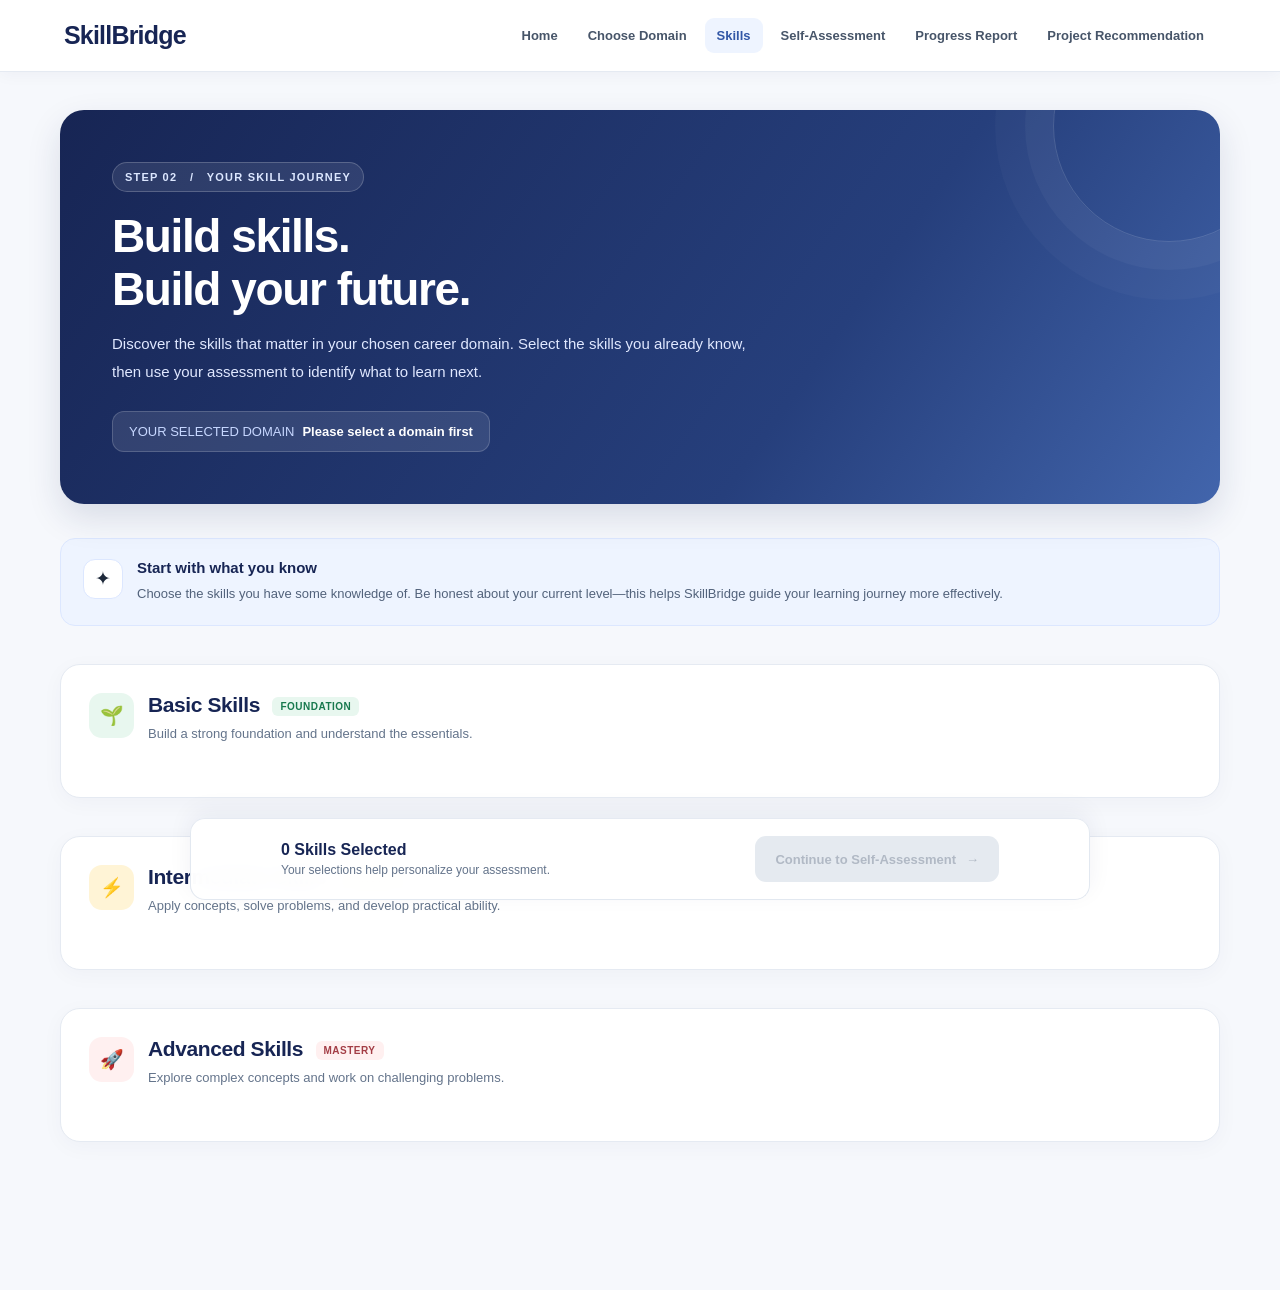
<file: skills.html>
<!DOCTYPE html>
<html lang="en">

<head>
    <meta charset="UTF-8">
    <meta name="viewport" content="width=device-width, initial-scale=1.0">
    <meta name="theme-color" content="#172554">

    <title>Your Skills | SkillBridge</title>

    <link rel="stylesheet" href="style.css">

    <style>
        :root {
            --navy: #172554;
            --blue: #3156a6;
            --blue-light: #eef4ff;
            --text: #1e293b;
            --muted: #64748b;
            --border: #e5eaf2;
            --page: #f6f8fc;
            --white: #ffffff;
        }

        * {
            box-sizing: border-box;
        }

        body {
            margin: 0;
            background: var(--page);
            color: var(--text);
            font-family: Inter, "Segoe UI", Arial, sans-serif;
        }

        /* NAVIGATION */

        .navbar {
            position: sticky;
            top: 0;
            z-index: 100;
            display: flex;
            align-items: center;
            justify-content: space-between;
            flex-wrap: wrap;
            gap: 18px;
            padding: 17px 5%;
            background: rgba(255, 255, 255, 0.97);
            border-bottom: 1px solid var(--border);
            box-shadow: 0 3px 15px rgba(23, 37, 84, 0.04);
        }

        .logo {
            color: var(--navy);
            font-size: 25px;
            font-weight: 800;
            letter-spacing: -0.8px;
            white-space: nowrap;
        }

        .nav-links {
            display: flex;
            align-items: center;
            flex-wrap: wrap;
            gap: 6px;
        }

        .nav-links a {
            padding: 10px 12px;
            border-radius: 9px;
            color: #475569;
            text-decoration: none;
            font-size: 13px;
            font-weight: 600;
            transition: 0.2s ease;
        }

        .nav-links a:hover,
        .nav-links a.active {
            background: var(--blue-light);
            color: var(--blue);
        }

        /* MAIN CONTENT */

        .skills-page {
            width: min(1160px, 92%);
            margin: 0 auto;
            padding: 38px 0 110px;
        }

        /* HERO */

        .page-header {
            position: relative;
            overflow: hidden;
            padding: clamp(30px, 5vw, 52px);
            margin-bottom: 34px;
            border-radius: 24px;
            background: linear-gradient(125deg, #172554, #263f7c 65%, #4265ac);
            color: var(--white);
            box-shadow: 0 14px 34px rgba(23, 37, 84, 0.13);
        }

        .page-header::after {
            content: "";
            position: absolute;
            width: 230px;
            height: 230px;
            right: -65px;
            top: -100px;
            border: 1px solid rgba(255, 255, 255, 0.15);
            border-radius: 50%;
            box-shadow:
                0 0 0 28px rgba(255, 255, 255, 0.035),
                0 0 0 58px rgba(255, 255, 255, 0.025);
            pointer-events: none;
        }

        .step-label {
            display: inline-flex;
            align-items: center;
            gap: 8px;
            margin-bottom: 18px;
            padding: 8px 12px;
            border: 1px solid rgba(255, 255, 255, 0.2);
            border-radius: 30px;
            background: rgba(255, 255, 255, 0.09);
            color: #dce7ff;
            font-size: 11px;
            font-weight: 800;
            letter-spacing: 1.2px;
        }

        .page-header h1 {
            position: relative;
            z-index: 1;
            max-width: 700px;
            margin: 0 0 14px;
            color: #ffffff;
            font-size: clamp(32px, 5vw, 46px);
            line-height: 1.15;
            letter-spacing: -1.4px;
        }

        .hero-description {
            position: relative;
            z-index: 1;
            max-width: 650px;
            margin: 0;
            color: #e0e8ff;
            font-size: 15px;
            line-height: 1.9;
        }

        .domain-chip {
            position: relative;
            z-index: 1;
            display: inline-flex;
            flex-wrap: wrap;
            align-items: center;
            gap: 8px;
            margin-top: 24px;
            padding: 12px 16px;
            border: 1px solid rgba(255, 255, 255, 0.17);
            border-radius: 12px;
            background: rgba(255, 255, 255, 0.1);
            font-size: 13px;
        }

        .domain-chip span {
            color: #c7d7ff;
        }

        .domain-chip strong {
            color: #ffffff;
        }

        /* INSTRUCTIONS */

        .selection-guide {
            display: flex;
            align-items: flex-start;
            gap: 14px;
            margin-bottom: 38px;
            padding: 20px 22px;
            border: 1px solid #dce7ff;
            border-radius: 15px;
            background: #eef4ff;
        }

        .guide-icon {
            display: grid;
            flex-shrink: 0;
            place-items: center;
            width: 40px;
            height: 40px;
            border: 1px solid #dce7ff;
            border-radius: 12px;
            background: #ffffff;
            font-size: 19px;
        }

        .selection-guide h2 {
            margin: 0 0 6px;
            color: var(--navy);
            font-size: 15px;
        }

        .selection-guide p {
            margin: 0;
            color: #52627b;
            font-size: 13px;
            line-height: 1.8;
        }

        /* SKILL LEVEL SECTIONS */

        .skill-level-section {
            margin-bottom: 38px;
            padding: 28px;
            border: 1px solid var(--border);
            border-radius: 20px;
            background: #ffffff;
            box-shadow: 0 5px 22px rgba(23, 37, 84, 0.035);
        }

        .level-heading {
            display: flex;
            align-items: flex-start;
            gap: 14px;
            margin-bottom: 24px;
        }

        .level-icon {
            display: grid;
            flex-shrink: 0;
            place-items: center;
            width: 45px;
            height: 45px;
            border-radius: 13px;
            font-size: 19px;
        }

        .basic .level-icon {
            color: #18794e;
            background: #e8f7ef;
        }

        .intermediate .level-icon {
            color: #946200;
            background: #fff4d6;
        }

        .advanced .level-icon {
            color: #a33d45;
            background: #fff0f0;
        }

        .level-heading h2 {
            margin: 0 0 6px;
            color: var(--navy);
            font-size: 21px;
            letter-spacing: -0.4px;
        }

        .level-heading p {
            margin: 0;
            color: var(--muted);
            font-size: 13px;
            line-height: 1.7;
        }

        .level-tag {
            display: inline-block;
            margin-left: 7px;
            padding: 4px 8px;
            border-radius: 6px;
            font-size: 10px;
            font-weight: 800;
            letter-spacing: 0.5px;
            vertical-align: middle;
        }

        .basic .level-tag {
            color: #18794e;
            background: #e8f7ef;
        }

        .intermediate .level-tag {
            color: #946200;
            background: #fff4d6;
        }

        .advanced .level-tag {
            color: #a33d45;
            background: #fff0f0;
        }

        /* SKILL CARDS
           These styles work with cards rendered by script.js.
        */

        .skills-grid {
            display: grid;
            grid-template-columns: repeat(3, minmax(0, 1fr));
            gap: 15px;
        }

        .skills-grid > * {
            min-width: 0;
        }

        .skills-grid > div,
        .skills-grid > label,
        .skills-grid > article {
            padding: 19px;
            border: 1px solid var(--border);
            border-radius: 14px;
            background: #ffffff;
            transition: border-color 0.2s ease,
                        box-shadow 0.2s ease,
                        transform 0.2s ease;
        }

        .skills-grid > div:hover,
        .skills-grid > label:hover,
        .skills-grid > article:hover {
            border-color: #b9caf0;
            box-shadow: 0 7px 20px rgba(49, 86, 166, 0.08);
            transform: translateY(-2px);
        }

        .skills-grid h3 {
            margin: 0 0 9px;
            color: var(--navy);
            font-size: 15px;
            line-height: 1.5;
        }

        .skills-grid p {
            color: var(--muted);
            font-size: 12px;
            line-height: 1.8;
        }

        .skills-grid input[type="checkbox"] {
            width: 17px;
            height: 17px;
            margin-right: 8px;
            accent-color: var(--blue);
            cursor: pointer;
            vertical-align: middle;
        }

        .skills-grid label {
            cursor: pointer;
        }

        .skills-grid button {
            max-width: 100%;
            cursor: pointer;
        }

        /* SELECTED SKILLS SUMMARY */

        .skill-summary {
            position: fixed;
            right: 0;
            bottom: 0;
            left: 0;
            z-index: 90;
            display: flex;
            align-items: center;
            justify-content: space-between;
            gap: 18px;
            padding: 17px max(4%, calc((100% - 1100px) / 2));
            border-top: 1px solid var(--border);
            background: rgba(255, 255, 255, 0.97);
            box-shadow: 0 -7px 25px rgba(23, 37, 84, 0.06);
            backdrop-filter: blur(12px);
        }

        .summary-info {
            display: flex;
            flex-direction: column;
            gap: 4px;
        }

        #selectedSkillsCount {
            margin: 0;
            color: var(--navy);
            font-size: 16px;
            font-weight: 800;
        }

        .summary-caption {
            color: var(--muted);
            font-size: 12px;
        }

        .primary-btn {
            display: inline-flex;
            align-items: center;
            justify-content: center;
            gap: 10px;
            min-height: 46px;
            padding: 12px 20px;
            border: none;
            border-radius: 11px;
            background: var(--blue);
            color: #ffffff;
            font-size: 13px;
            font-weight: 700;
            transition: background 0.2s ease, transform 0.2s ease;
        }

        .primary-btn:hover:not(:disabled) {
            background: var(--navy);
            transform: translateY(-1px);
        }

        .primary-btn:disabled {
            background: #cbd5e1;
            color: #64748b;
            cursor: not-allowed;
        }

        /* RESPONSIVE */

        @media (max-width: 1000px) {
            .navbar {
                align-items: flex-start;
                flex-direction: column;
            }

            .skills-grid {
                grid-template-columns: repeat(2, minmax(0, 1fr));
            }
        }

        @media (max-width: 650px) {
            .navbar {
                padding: 15px 4%;
            }

            .nav-links {
                width: 100%;
                gap: 4px;
            }

            .nav-links a {
                padding: 8px 9px;
                font-size: 12px;
            }

            .skills-page {
                width: 92%;
                padding-top: 23px;
            }

            .page-header {
                padding: 30px 23px;
                border-radius: 19px;
            }

            .page-header h1 {
                font-size: 33px;
            }

            .hero-description {
                font-size: 14px;
            }

            .selection-guide {
                padding: 17px;
            }

            .skill-level-section {
                padding: 20px 16px;
                margin-bottom: 22px;
                border-radius: 16px;
            }

            .level-heading h2 {
                font-size: 19px;
            }

            .skills-grid {
                grid-template-columns: minmax(0, 1fr);
                gap: 12px;
            }

            .skills-grid > div,
            .skills-grid > label,
            .skills-grid > article {
                padding: 16px;
            }

            .skill-summary {
                align-items: stretch;
                flex-direction: column;
                gap: 12px;
                padding: 13px 4%;
            }

            #selectedSkillsCount {
                font-size: 15px;
            }

            .summary-caption {
                font-size: 11px;
            }

            .primary-btn {
                width: 100%;
            }

            .skills-page {
                padding-bottom: 155px;
            }
        }

        @media (prefers-reduced-motion: reduce) {
            *,
            *::before,
            *::after {
                scroll-behavior: auto !important;
                transition: none !important;
            }
        }
    </style>
</head>

<body>

    <nav class="navbar">
        <div class="logo">SkillBridge</div>

        <div class="nav-links">
            <a href="index.html">Home</a>
            <a href="domain.html">Choose Domain</a>
            <a href="skills.html" class="active">Skills</a>
            <a href="assessment.html">Self-Assessment</a>
            <a href="progress.html">Progress Report</a>
            <a href="recommendation.html" id="projectLink">Project Recommendation</a>
        </div>
    </nav>

    <main class="skills-page">

        <section class="page-header">
            <div class="step-label">STEP 02 &nbsp; / &nbsp; YOUR SKILL JOURNEY</div>

            <h1>Build skills.<br>Build your future.</h1>

            <p class="hero-description">
                Discover the skills that matter in your chosen career domain.
                Select the skills you already know, then use your assessment
                to identify what to learn next.
            </p>

            <div class="domain-chip">
                <span>YOUR SELECTED DOMAIN</span>
                <strong id="currentDomain">Loading...</strong>
            </div>
        </section>

        <section class="selection-guide">
            <div class="guide-icon">✦</div>
            <div>
                <h2>Start with what you know</h2>
                <p>
                    Choose the skills you have some knowledge of.
                    Be honest about your current level—this helps SkillBridge
                    guide your learning journey more effectively.
                </p>
            </div>
        </section>

        <section class="skill-level-section basic">
            <div class="level-heading">
                <div class="level-icon">🌱</div>
                <div>
                    <h2>Basic Skills <span class="level-tag">FOUNDATION</span></h2>
                    <p>Build a strong foundation and understand the essentials.</p>
                </div>
            </div>

            <div class="skills-grid" id="basicSkills"></div>
        </section>

        <section class="skill-level-section intermediate">
            <div class="level-heading">
                <div class="level-icon">⚡</div>
                <div>
                    <h2>Intermediate Skills <span class="level-tag">PRACTICE</span></h2>
                    <p>Apply concepts, solve problems, and develop practical ability.</p>
                </div>
            </div>

            <div class="skills-grid" id="intermediateSkills"></div>
        </section>

        <section class="skill-level-section advanced">
            <div class="level-heading">
                <div class="level-icon">🚀</div>
                <div>
                    <h2>Advanced Skills <span class="level-tag">MASTERY</span></h2>
                    <p>Explore complex concepts and work on challenging problems.</p>
                </div>
            </div>

            <div class="skills-grid" id="advancedSkills"></div>
        </section>

        <section class="skill-summary">
            <div class="summary-info">
                <h3 id="selectedSkillsCount">0 Skills Selected</h3>
                <span class="summary-caption">
                    Your selections help personalize your assessment.
                </span>
            </div>

            <button id="continueAssessmentBtn" class="primary-btn" disabled>
                Continue to Self-Assessment <span aria-hidden="true">→</span>
            </button>
        </section>

    </main>

    <!-- Keep the existing project JavaScript -->
    <script src="script.js"></script>

</body>
</html>
</file>
<file: style.css>
/* ================= GENERAL ================= */

* {
    margin: 0;
    padding: 0;
    box-sizing: border-box;
}

body {
    font-family: Arial, Helvetica, sans-serif;
    background: #ffffff;
    color: #172554;
}

button {
    font-family: inherit;
    cursor: pointer;
}

a {
    text-decoration: none;
}


/* ================= NAVBAR ================= */

.navbar {
    width: 100%;
    height: 72px;
    padding: 0 8%;
    display: flex;
    align-items: center;
    justify-content: space-between;
    border-bottom: 1px solid #e5e7eb;
    background: white;
}

.logo {
    display: flex;
    align-items: center;
    gap: 8px;
    font-size: 18px;
    font-weight: 700;
}

.logo-icon {
    width: 30px;
    height: 30px;
    display: flex;
    align-items: center;
    justify-content: center;
    background: #2563eb;
    color: white;
    border-radius: 7px;
    font-weight: bold;
}

.navbar nav {
    display: flex;
    gap: 28px;
}

.navbar nav a {
    color: #475569;
    font-size: 14px;
    font-weight: 500;
}

.navbar nav a:hover,
.navbar nav a.active {
    color: #2563eb;
}

.nav-buttons {
    display: flex;
    align-items: center;
    gap: 15px;
}

.login-btn {
    border: none;
    background: transparent;
    color: #172554;
    font-weight: 600;
}

.primary-btn {
    border: none;
    background: #2563eb;
    color: white;
    padding: 11px 20px;
    border-radius: 8px;
    font-weight: 600;
}

.primary-btn:hover {
    background: #1d4ed8;
}

.secondary-btn {
    background: white;
    border: 1px solid #2563eb;
    color: #2563eb;
    padding: 10px 20px;
    border-radius: 8px;
    font-weight: 600;
}


/* ================= HERO ================= */

.hero {
    width: 84%;
    margin: 65px auto;
    display: flex;
    align-items: center;
    justify-content: space-between;
    gap: 50px;
}

.hero-content {
    width: 48%;
}

.small-heading,
.section-label {
    color: #0ea5e9;
    font-size: 12px;
    font-weight: 700;
    letter-spacing: 1px;
    margin-bottom: 12px;
}

.hero h1 {
    font-size: 48px;
    line-height: 1.1;
    color: #172554;
    margin-bottom: 20px;
}

.hero-description {
    color: #64748b;
    font-size: 16px;
    line-height: 1.7;
    max-width: 560px;
}

.hero-buttons {
    display: flex;
    gap: 15px;
    margin-top: 25px;
}

.student-info {
    display: flex;
    align-items: center;
    gap: 12px;
    margin-top: 25px;
}

.student-info p {
    color: #64748b;
    font-size: 13px;
}

.student-icons {
    display: flex;
}

.student-icons span {
    width: 30px;
    height: 30px;
    border-radius: 50%;
    background: #e0f2fe;
    display: flex;
    align-items: center;
    justify-content: center;
    margin-right: -5px;
}


/* ================= DASHBOARD PREVIEW ================= */

.hero-dashboard {
    width: 48%;
    background: white;
    border: 1px solid #dbeafe;
    border-radius: 18px;
    padding: 25px;
    box-shadow: 0 15px 40px rgba(37, 99, 235, 0.12);
}

.dashboard-top {
    display: flex;
    justify-content: space-between;
    align-items: center;
}

.dashboard-label {
    font-size: 12px;
    color: #64748b;
}

.dashboard-top h3 {
    margin-top: 6px;
}

.completed {
    background: #dcfce7;
    color: #15803d;
    padding: 7px 12px;
    border-radius: 20px;
    font-size: 11px;
    font-weight: 600;
}

.progress-section {
    margin-top: 25px;
}

.progress-section p {
    font-size: 13px;
    margin-bottom: 8px;
}

.progress-bar {
    width: 100%;
    height: 8px;
    background: #e2e8f0;
    border-radius: 10px;
}

.progress-fill {
    width: 82%;
    height: 100%;
    background: #2563eb;
    border-radius: 10px;
}

.progress-text {
    color: #64748b;
    margin-top: 8px;
}

.dashboard-bottom {
    display: flex;
    gap: 15px;
    margin-top: 25px;
}

.score-card {
    flex: 1;
    background: #eff6ff;
    padding: 18px;
    border-radius: 12px;
    display: flex;
    gap: 10px;
}

.score-card span {
    color: #16a34a;
    font-size: 20px;
}

.score-card small {
    display: block;
    color: #64748b;
}

.score-card strong {
    font-size: 13px;
}

.future-card {
    flex: 1;
    background: #172554;
    color: white;
    padding: 18px;
    border-radius: 12px;
}

.future-card h4 {
    margin-bottom: 10px;
}

.future-card p {
    font-size: 11px;
    margin: 7px 0;
}


/* ================= SECTIONS ================= */

.how-section,
.features-section,
.categories-section {
    width: 84%;
    margin: 80px auto;
    text-align: center;
}

.how-section h2,
.features-section h2,
.categories-section h2 {
    font-size: 28px;
    color: #172554;
    margin-bottom: 35px;
}


/* ================= HOW IT WORKS ================= */

.steps {
    display: grid;
    grid-template-columns: repeat(4, 1fr);
    gap: 20px;
}

.step-card {
    padding: 25px;
    border: 1px solid #e2e8f0;
    border-radius: 12px;
    text-align: left;
}

.step-icon {
    color: #0ea5e9;
    font-size: 25px;
    margin-bottom: 15px;
}

.step-card h3 {
    font-size: 16px;
    margin-bottom: 10px;
}

.step-card p {
    color: #64748b;
    font-size: 13px;
    line-height: 1.6;
}


/* ================= FEATURES ================= */

.features-grid {
    display: grid;
    grid-template-columns: repeat(5, 1fr);
    gap: 15px;
}

.feature-card {
    padding: 22px 16px;
    border: 1px solid #e2e8f0;
    border-radius: 12px;
    text-align: left;
}

.feature-icon {
    color: #0ea5e9;
    font-size: 22px;
    margin-bottom: 15px;
}

.feature-card h3 {
    font-size: 15px;
    margin-bottom: 10px;
}

.feature-card p {
    color: #64748b;
    font-size: 12px;
    line-height: 1.6;
}


/* ================= CATEGORIES ================= */

.categories {
    display: flex;
    justify-content: center;
    flex-wrap: wrap;
    gap: 25px;
}

.categories span {
    color: #475569;
    font-size: 13px;
}


/* ================= CTA ================= */

.cta-section {
    width: 84%;
    margin: 70px auto;
    padding: 40px;
    text-align: center;
    border-radius: 18px;
    background: #172554;
    color: white;
}

.cta-section h2 {
    font-size: 26px;
    margin-bottom: 12px;
}

.cta-section p {
    color: #cbd5e1;
    font-size: 14px;
    margin-bottom: 20px;
}

.cta-button {
    border: none;
    background: #22d3ee;
    color: #172554;
    padding: 12px 25px;
    border-radius: 8px;
    font-weight: 700;
}


/* ================= RESPONSIVE ================= */

@media (max-width: 900px) {

    .navbar nav {
        display: none;
    }

    .hero {
        flex-direction: column;
    }

    .hero-content,
    .hero-dashboard {
        width: 100%;
    }

    .steps {
        grid-template-columns: repeat(2, 1fr);
    }

    .features-grid {
        grid-template-columns: repeat(2, 1fr);
    }
}

@media (max-width: 600px) {

    .hero h1 {
        font-size: 36px;
    }

    .steps,
    .features-grid {
        grid-template-columns: 1fr;
    }

    .hero-buttons {
        flex-direction: column;
    }
}
/* =====================================================
   DOMAIN PAGE
===================================================== */

.domain-page {
    width: 84%;
    margin: 55px auto 80px;
}


/* ================= DOMAIN HEADER ================= */

.domain-header {
    text-align: center;
    max-width: 750px;
    margin: 0 auto 45px;
}

.domain-header h1 {
    font-size: 40px;
    color: #172554;
    margin-bottom: 15px;
}

.domain-header p:last-child {
    color: #64748b;
    font-size: 15px;
    line-height: 1.7;
}


/* ================= DOMAIN GRID ================= */

.domain-grid {
    display: grid;
    grid-template-columns: repeat(3, 1fr);
    gap: 22px;
}


/* ================= DOMAIN CARD ================= */

.domain-card {
    padding: 25px;
    background: white;
    border: 1px solid #e2e8f0;
    border-radius: 15px;
    transition: 0.25s;
    position: relative;
}

.domain-card:hover {
    transform: translateY(-5px);
    border-color: #93c5fd;
    box-shadow: 0 12px 30px rgba(37, 99, 235, 0.10);
}


.domain-card.selected {
    border: 2px solid #2563eb;
    background: #eff6ff;
}


/* ================= DOMAIN ICON ================= */

.domain-icon {
    width: 48px;
    height: 48px;
    display: flex;
    align-items: center;
    justify-content: center;
    background: #eff6ff;
    color: #2563eb;
    border-radius: 12px;
    font-size: 22px;
    margin-bottom: 18px;
}


.domain-card h3 {
    color: #172554;
    font-size: 18px;
    margin-bottom: 10px;
}


.domain-card p {
    color: #64748b;
    font-size: 13px;
    line-height: 1.6;
    margin-bottom: 12px;
}


.domain-card span {
    display: block;
    color: #2563eb;
    font-size: 11px;
    font-weight: 600;
    margin-bottom: 20px;
}


/* ================= SELECT BUTTON ================= */

.domain-select-btn {
    width: 100%;
    padding: 10px;
    border: 1px solid #2563eb;
    background: white;
    color: #2563eb;
    border-radius: 8px;
    font-weight: 600;
    cursor: pointer;
}


.domain-select-btn:hover {
    background: #2563eb;
    color: white;
}


.domain-card.selected .domain-select-btn {
    background: #2563eb;
    color: white;
}


/* ================= SELECTED DOMAIN ================= */

.selected-domain {
    margin: 45px auto 0;
    max-width: 700px;
    padding: 25px;
    text-align: center;
    background: #f8fafc;
    border: 1px solid #e2e8f0;
    border-radius: 15px;
}


.selected-domain p {
    color: #64748b;
    font-size: 13px;
}


.selected-domain h3 {
    color: #172554;
    margin: 8px 0 20px;
}


#continueSkillsBtn:disabled {
    opacity: 0.5;
    cursor: not-allowed;
}


/* ================= DOMAIN RESPONSIVE ================= */

@media (max-width: 1000px) {

    .domain-grid {
        grid-template-columns: repeat(2, 1fr);
    }

}


@media (max-width: 650px) {

    .domain-grid {
        grid-template-columns: 1fr;
    }

    .domain-header h1 {
        font-size: 32px;
    }

}

/* =====================================================
   SKILLS PAGE
===================================================== */

.skills-page {
    width: 84%;
    margin: 55px auto 80px;
}


/* ================= HEADER ================= */

.skills-header {
    text-align: center;
    max-width: 780px;
    margin: 0 auto 50px;
}

.skills-header h1 {
    font-size: 40px;
    color: #172554;
    margin-bottom: 15px;
}

.skills-header > p:not(.section-label) {
    color: #64748b;
    font-size: 15px;
    line-height: 1.7;
}


/* ================= CURRENT DOMAIN ================= */

.current-domain {
    display: inline-flex;
    align-items: center;
    gap: 12px;
    margin-top: 20px;
    padding: 10px 18px;
    background: #eff6ff;
    border: 1px solid #bfdbfe;
    border-radius: 25px;
}

.current-domain span {
    color: #64748b;
    font-size: 12px;
}

.current-domain strong {
    color: #2563eb;
    font-size: 13px;
}


/* ================= SKILL LEVEL ================= */

.skill-level-section {
    margin-bottom: 50px;
}

.skill-level-heading {
    display: flex;
    align-items: center;
    gap: 15px;
    margin-bottom: 20px;
}

.level-number {
    width: 42px;
    height: 42px;
    display: flex;
    align-items: center;
    justify-content: center;
    background: #172554;
    color: white;
    border-radius: 10px;
    font-size: 13px;
    font-weight: 700;
}

.skill-level-heading h2 {
    color: #172554;
    font-size: 24px;
    margin-bottom: 5px;
}

.skill-level-heading p {
    color: #64748b;
    font-size: 13px;
}


/* ================= SKILLS GRID ================= */

.skills-grid {
    display: grid;
    grid-template-columns: repeat(3, 1fr);
    gap: 18px;
}


/* ================= SKILL CARD ================= */

.skill-card {
    position: relative;
    display: flex;
    align-items: flex-start;
    gap: 15px;
    padding: 22px;
    border: 1px solid #e2e8f0;
    border-radius: 13px;
    background: white;
    cursor: pointer;
    transition: 0.2s;
}

.skill-card:hover {
    border-color: #93c5fd;
    box-shadow: 0 8px 25px rgba(37, 99, 235, 0.08);
}


/* Hide original checkbox */

.skill-checkbox {
    position: absolute;
    opacity: 0;
}


/* Custom checkbox */

.custom-checkbox {
    width: 23px;
    height: 23px;
    flex-shrink: 0;
    border: 2px solid #cbd5e1;
    border-radius: 6px;
    color: white;
    display: flex;
    align-items: center;
    justify-content: center;
    font-size: 13px;
}


/* Selected card */

.skill-card.selected {
    border: 2px solid #2563eb;
    background: #eff6ff;
}

.skill-card.selected .custom-checkbox {
    background: #2563eb;
    border-color: #2563eb;
}


/* Skill text */

.skill-card h3 {
    color: #172554;
    font-size: 15px;
    margin-bottom: 7px;
}

.skill-card p {
    color: #64748b;
    font-size: 12px;
    line-height: 1.5;
}


/* ================= SUMMARY ================= */

.skill-summary {
    max-width: 900px;
    margin: 20px auto 0;
    padding: 22px 25px;
    display: flex;
    align-items: center;
    justify-content: space-between;
    gap: 20px;
    background: #f8fafc;
    border: 1px solid #e2e8f0;
    border-radius: 15px;
}

.skill-summary p {
    color: #64748b;
    font-size: 12px;
    margin-bottom: 5px;
}

.skill-summary h3 {
    color: #172554;
    font-size: 18px;
}


/* Disabled button */

#continueAssessmentBtn:disabled {
    opacity: 0.5;
    cursor: not-allowed;
}


/* ================= SKILLS RESPONSIVE ================= */

@media (max-width: 950px) {

    .skills-grid {
        grid-template-columns: repeat(2, 1fr);
    }

}


@media (max-width: 650px) {

    .skills-grid {
        grid-template-columns: 1fr;
    }

    .skills-header h1 {
        font-size: 32px;
    }

    .skill-summary {
        flex-direction: column;
        text-align: center;
    }

}
/* =========================================
   ASSESSMENT PAGE
========================================= */

.assessment-page {
    min-height: calc(100vh - 80px);
    background: #f7f9fc;
    padding: 55px 8%;
}


/* Header */

.assessment-header {
    text-align: center;
    max-width: 800px;
    margin: 0 auto 35px;
}

.page-label {
    color: #2563eb;
    font-size: 14px;
    font-weight: 700;
    letter-spacing: 1.5px;
    margin-bottom: 10px;
}

.assessment-header h1 {
    font-size: 42px;
    margin-bottom: 12px;
    color: #111827;
}

.assessment-subtitle {
    color: #6b7280;
    font-size: 17px;
    line-height: 1.6;
}

.assessment-domain {
    display: inline-block;
    margin-top: 18px;
    padding: 10px 18px;
    background: #eef4ff;
    color: #374151;
    border-radius: 30px;
    font-size: 14px;
}

.assessment-domain strong {
    color: #2563eb;
}


/* Quiz Progress */

.quiz-progress {
    max-width: 850px;
    margin: 0 auto 25px;
}

.quiz-progress-info {
    display: flex;
    justify-content: space-between;
    margin-bottom: 9px;

    color: #6b7280;
    font-size: 14px;
    font-weight: 600;
}

.quiz-progress-bar {
    width: 100%;
    height: 8px;
    background: #e5e7eb;
    border-radius: 20px;
    overflow: hidden;
}

.quiz-progress-fill {
    width: 20%;
    height: 100%;
    background: #2563eb;
    border-radius: 20px;
    transition: width 0.3s ease;
}


/* Quiz Card */

.quiz-container {
    max-width: 850px;
    margin: 0 auto;
}

.quiz-card {
    background: white;
    border-radius: 18px;
    padding: 38px;
    box-shadow: 0 10px 30px rgba(0, 0, 0, 0.06);
}

.question-category {
    display: inline-block;

    background: #eef4ff;
    color: #2563eb;

    padding: 7px 13px;

    border-radius: 20px;

    font-size: 13px;
    font-weight: 600;

    margin-bottom: 20px;
}

.quiz-card h2 {
    font-size: 25px;
    line-height: 1.5;
    color: #111827;
    margin-bottom: 28px;
}


/* Options */

.options-container {
    display: flex;
    flex-direction: column;
    gap: 14px;
}

.quiz-option {
    width: 100%;

    background: white;

    border: 1px solid #d9dee8;

    border-radius: 12px;

    padding: 17px 18px;

    text-align: left;

    font-size: 15px;

    cursor: pointer;

    transition: all 0.2s ease;

    color: #374151;
}

.quiz-option:hover {
    border-color: #2563eb;
    background: #f5f8ff;
}

.quiz-option.selected {
    border-color: #2563eb;
    background: #eef4ff;
    color: #1d4ed8;
    font-weight: 600;
}


/* Quiz Actions */

.quiz-actions {
    display: flex;
    justify-content: space-between;

    margin-top: 32px;

    padding-top: 25px;

    border-top: 1px solid #edf0f4;
}

.secondary-btn {
    border: 1px solid #d1d5db;
    background: white;
    color: #374151;

    padding: 11px 20px;

    border-radius: 8px;

    cursor: pointer;

    font-weight: 600;
}

.secondary-btn:hover:not(:disabled) {
    background: #f3f4f6;
}

.secondary-btn:disabled {
    opacity: 0.5;
    cursor: not-allowed;
}

.primary-btn:disabled {
    opacity: 0.5;
    cursor: not-allowed;
}


/* Information Cards */

.assessment-info {
    max-width: 850px;

    margin: 28px auto 0;

    display: grid;

    grid-template-columns: 1fr 1fr;

    gap: 18px;
}

.info-card {
    background: white;

    border: 1px solid #edf0f4;

    border-radius: 14px;

    padding: 20px;

    display: flex;

    gap: 14px;
}

.info-icon {
    width: 40px;
    height: 40px;

    min-width: 40px;

    display: flex;
    align-items: center;
    justify-content: center;

    background: #eef4ff;

    border-radius: 10px;

    color: #2563eb;

    font-weight: bold;
}

.info-card h3 {
    margin-bottom: 6px;

    font-size: 15px;

    color: #111827;
}

.info-card p {
    margin: 0;

    color: #6b7280;

    font-size: 13px;

    line-height: 1.6;
}


/* =========================================
   ASSESSMENT RESPONSIVE
========================================= */
.nav-links {
    display: flex;
    align-items: center;
    gap: 24px;
    white-space: nowrap;
}

.nav-links a {
    text-decoration: none;
    color: #374151;
    font-size: 14px;
    font-weight: 600;
    padding: 8px 4px;
    transition: 0.2s ease;
}

.nav-links a:hover {
    color: #2563eb;
}

.nav-links a.active {
    color: #2563eb;
}

/* =====================================================
   PROGRESS REPORT PAGE
   ===================================================== */

.progress-page {
    max-width: 1200px;
    margin: 0 auto;
    padding: 45px 30px 70px;
}


/* ================= HEADER ================= */

.progress-header {
    display: flex;
    justify-content: space-between;
    align-items: center;
    gap: 30px;
    margin-bottom: 35px;
}

.progress-header h1 {
    margin: 8px 0 8px;
    font-size: 38px;
    color: #111827;
}

.progress-header p {
    margin: 0;
    color: #6b7280;
    font-size: 16px;
}

.progress-domain-card {
    background: #eff6ff;
    border: 1px solid #dbeafe;
    border-radius: 14px;
    padding: 18px 24px;
    min-width: 190px;
}

.progress-domain-card span {
    display: block;
    color: #6b7280;
    font-size: 13px;
    margin-bottom: 6px;
}

.progress-domain-card strong {
    color: #2563eb;
    font-size: 17px;
}


/* ================= STAT CARDS ================= */

.progress-overview {
    display: grid;
    grid-template-columns: repeat(4, 1fr);
    gap: 18px;
    margin-bottom: 30px;
}

.progress-stat-card {
    background: #ffffff;
    border: 1px solid #e5e7eb;
    border-radius: 16px;
    padding: 22px;
    display: flex;
    align-items: center;
    gap: 15px;
    box-shadow: 0 5px 20px rgba(0, 0, 0, 0.04);
}

.stat-icon {
    width: 48px;
    height: 48px;
    border-radius: 12px;
    background: #eff6ff;
    display: flex;
    align-items: center;
    justify-content: center;
    font-size: 22px;
}

.progress-stat-card span {
    color: #6b7280;
    font-size: 13px;
}

.progress-stat-card h2 {
    margin: 5px 0 0;
    color: #111827;
    font-size: 25px;
}


/* ================= DASHBOARD ================= */

.progress-dashboard {
    display: grid;
    grid-template-columns: 2fr 1fr;
    gap: 25px;
    align-items: start;
}

.progress-main-card {
    background: #ffffff;
    border: 1px solid #e5e7eb;
    border-radius: 18px;
    padding: 28px;
    box-shadow: 0 5px 20px rgba(0, 0, 0, 0.04);
}

.section-heading {
    margin-bottom: 25px;
}

.section-heading h2 {
    margin: 0 0 6px;
    color: #111827;
    font-size: 22px;
}

.section-heading p {
    margin: 0;
    color: #6b7280;
    font-size: 14px;
}


/* ================= SKILL PROGRESS ================= */

.skill-progress-item {
    padding: 20px 0;
    border-bottom: 1px solid #f0f0f0;
}

.skill-progress-item:last-child {
    border-bottom: none;
}

.skill-progress-top {
    display: flex;
    justify-content: space-between;
    align-items: center;
    margin-bottom: 9px;
}

.skill-progress-name {
    font-size: 16px;
    font-weight: 700;
    color: #1f2937;
}

.skill-progress-score {
    font-size: 14px;
    font-weight: 700;
    color: #2563eb;
}

.skill-progress-bar {
    height: 10px;
    background: #e5e7eb;
    border-radius: 20px;
    overflow: hidden;
}

.skill-progress-fill {
    height: 100%;
    border-radius: 20px;
    width: 0%;
    transition: width 0.8s ease;
}

.skill-progress-bottom {
    display: flex;
    justify-content: space-between;
    margin-top: 8px;
    font-size: 12px;
    color: #6b7280;
}

.skill-status {
    font-weight: 700;
}


/* ================= STATUS COLORS ================= */

.status-strong {
    color: #15803d;
}

.status-good {
    color: #2563eb;
}

.status-improve {
    color: #ca8a04;
}

.status-weak {
    color: #dc2626;
}


/* ================= RIGHT SIDE ================= */

.progress-side {
    display: flex;
    flex-direction: column;
    gap: 20px;
}

.overall-progress-card,
.performance-summary {
    background: #ffffff;
    border: 1px solid #e5e7eb;
    border-radius: 18px;
    padding: 25px;
    box-shadow: 0 5px 20px rgba(0, 0, 0, 0.04);
}

.overall-progress-card h2,
.performance-summary h2 {
    margin: 0 0 20px;
    font-size: 19px;
    color: #111827;
}


/* ================= CIRCLE ================= */

.progress-circle {
    width: 175px;
    height: 175px;
    border-radius: 50%;
    margin: 10px auto 20px;
    display: flex;
    align-items: center;
    justify-content: center;

    background:
        conic-gradient(
            #2563eb 0deg,
            #2563eb 0deg,
            #e5e7eb 0deg,
            #e5e7eb 360deg
        );

    position: relative;
}

.progress-circle::before {
    content: "";
    position: absolute;
    width: 135px;
    height: 135px;
    background: white;
    border-radius: 50%;
}

.progress-circle-inner {
    position: relative;
    z-index: 2;
    text-align: center;
}

.progress-circle-inner strong {
    display: block;
    font-size: 30px;
    color: #111827;
}

.progress-circle-inner span {
    font-size: 12px;
    color: #6b7280;
}

.overall-progress-card p {
    text-align: center;
    color: #6b7280;
    font-size: 13px;
    line-height: 1.5;
}


/* ================= SUMMARY ================= */

.summary-item {
    display: flex;
    justify-content: space-between;
    align-items: center;
    padding: 14px 0;
    border-bottom: 1px solid #f0f0f0;
    color: #374151;
    font-size: 14px;
}

.summary-item:last-child {
    border-bottom: none;
}

.summary-item strong {
    font-size: 18px;
    color: #111827;
}


/* ================= PREPARATION ================= */

.preparation-section {
    margin-top: 30px;
    background: #ffffff;
    border: 1px solid #e5e7eb;
    border-radius: 18px;
    padding: 30px;
}

.preparation-header {
    margin-bottom: 25px;
}

.preparation-header h2 {
    margin: 8px 0 6px;
    font-size: 24px;
    color: #111827;
}

.preparation-header p {
    margin: 0;
    color: #6b7280;
}

.preparation-grid {
    display: grid;
    grid-template-columns: repeat(3, 1fr);
    gap: 18px;
}

.preparation-card {
    border: 1px solid #e5e7eb;
    border-radius: 14px;
    padding: 20px;
    background: #f9fafb;
}

.preparation-card h3 {
    margin: 0 0 8px;
    color: #111827;
    font-size: 17px;
}

.preparation-card p {
    margin: 0;
    color: #6b7280;
    font-size: 13px;
    line-height: 1.6;
}

.preparation-tag {
    display: inline-block;
    margin-bottom: 12px;
    padding: 5px 9px;
    border-radius: 20px;
    background: #eff6ff;
    color: #2563eb;
    font-size: 11px;
    font-weight: 700;
}


/* ================= ACTION ================= */

.progress-action {
    margin-top: 30px;
    padding: 30px;
    border-radius: 18px;
    background: #eff6ff;
    border: 1px solid #dbeafe;

    display: flex;
    justify-content: space-between;
    align-items: center;
    gap: 20px;
}

.progress-action h2 {
    margin: 0 0 6px;
    color: #111827;
}

.progress-action p {
    margin: 0;
    color: #6b7280;
}


/* ================= RESPONSIVE ================= */

@media (max-width: 1000px) {

    .progress-overview {
        grid-template-columns: repeat(2, 1fr);
    }

    .progress-dashboard {
        grid-template-columns: 1fr;
    }

    .preparation-grid {
        grid-template-columns: repeat(2, 1fr);
    }
}


@media (max-width: 700px) {

    .progress-page {
        padding: 30px 18px 50px;
    }

    .progress-header {
        flex-direction: column;
        align-items: flex-start;
    }

    .progress-overview {
        grid-template-columns: 1fr;
    }

    .preparation-grid {
        grid-template-columns: 1fr;
    }

    .progress-action {
        flex-direction: column;
        align-items: flex-start;
    }

    .progress-action button {
        width: 100%;
    }
}
/* =====================================================
   PROJECT RECOMMENDATION PAGE
   ===================================================== */

.projects-page {
    max-width: 1200px;
    margin: 0 auto;
    padding: 45px 30px 70px;
}


/* ================= HEADER ================= */

.projects-header {
    text-align: center;
    max-width: 800px;
    margin: 0 auto 35px;
}

.projects-header h1 {
    margin: 8px 0 12px;
    font-size: 38px;
    color: #111827;
}

.projects-header p {
    margin: 0 auto;
    color: #6b7280;
    font-size: 16px;
    line-height: 1.6;
}

.project-domain-info {
    display: inline-flex;
    flex-direction: column;
    margin-top: 20px;
    padding: 12px 22px;
    background: #eff6ff;
    border: 1px solid #dbeafe;
    border-radius: 12px;
}

.project-domain-info span {
    font-size: 12px;
    color: #6b7280;
}

.project-domain-info strong {
    margin-top: 4px;
    color: #2563eb;
    font-size: 16px;
}


/* ================= SUMMARY ================= */

.recommendation-summary {
    background: #eff6ff;
    border: 1px solid #dbeafe;
    border-radius: 20px;
    padding: 30px 35px;

    display: flex;
    align-items: center;
    justify-content: space-between;

    gap: 25px;
    margin-bottom: 35px;
}

.recommendation-summary-text h2 {
    margin: 8px 0;
    color: #111827;
    font-size: 27px;
}

.recommendation-summary-text p {
    max-width: 700px;
    margin: 0;
    color: #6b7280;
    line-height: 1.6;
}

.recommendation-icon {
    width: 80px;
    height: 80px;
    border-radius: 20px;
    background: white;

    display: flex;
    align-items: center;
    justify-content: center;

    font-size: 38px;
    flex-shrink: 0;
}


/* ================= PROJECT SECTION ================= */

.projects-section {
    background: #ffffff;
    border: 1px solid #e5e7eb;
    border-radius: 20px;
    padding: 30px;

    box-shadow:
        0 5px 20px rgba(0, 0, 0, 0.04);
}

.projects-section-header {
    margin-bottom: 25px;
}

.projects-section-header h2 {
    margin: 0 0 6px;
    font-size: 24px;
    color: #111827;
}

.projects-section-header p {
    margin: 0;
    color: #6b7280;
}


/* ================= PROJECT GRID ================= */

.project-grid {
    display: grid;
    grid-template-columns:
        repeat(3, 1fr);

    gap: 20px;
}


/* ================= PROJECT CARD ================= */

.project-card {
    border: 1px solid #e5e7eb;
    border-radius: 17px;
    padding: 22px;

    background: #ffffff;

    transition:
        transform 0.2s ease,
        box-shadow 0.2s ease,
        border-color 0.2s ease;
}

.project-card:hover {
    transform: translateY(-4px);

    box-shadow:
        0 12px 30px rgba(0, 0, 0, 0.08);

    border-color: #bfdbfe;
}


.project-card-top {
    display: flex;
    justify-content: space-between;
    align-items: center;

    margin-bottom: 15px;
}


.project-icon {
    width: 48px;
    height: 48px;

    border-radius: 12px;

    background: #eff6ff;

    display: flex;
    align-items: center;
    justify-content: center;

    font-size: 24px;
}


.project-level {
    padding: 6px 10px;
    border-radius: 20px;

    background: #f3f4f6;

    color: #4b5563;

    font-size: 11px;
    font-weight: 700;
}


.project-card h3 {
    margin: 0 0 9px;

    font-size: 19px;
    color: #111827;
}


.project-card-description {
    color: #6b7280;
    font-size: 13px;

    line-height: 1.6;

    min-height: 63px;

    margin-bottom: 17px;
}


/* ================= SKILL TAGS ================= */

.project-skills {
    display: flex;
    flex-wrap: wrap;
    gap: 7px;

    margin-bottom: 20px;
}

.project-skill-tag {
    padding: 5px 9px;

    border-radius: 7px;

    background: #f3f4f6;

    color: #374151;

    font-size: 11px;
    font-weight: 600;
}


/* ================= PROJECT FOOTER ================= */

.project-card-footer {
    padding-top: 15px;

    border-top: 1px solid #f0f0f0;

    display: flex;
    justify-content: space-between;
    align-items: center;

    gap: 10px;
}

.project-time {
    color: #6b7280;
    font-size: 12px;
}

.project-button {
    border: none;

    background: #2563eb;
    color: white;

    padding: 9px 13px;

    border-radius: 8px;

    cursor: pointer;

    font-size: 12px;
    font-weight: 700;

    transition: 0.2s ease;
}

.project-button:hover {
    background: #1d4ed8;
}


/* ================= LEARNING TIP ================= */

.project-learning-tip {
    margin-top: 30px;

    padding: 25px;

    border-radius: 17px;

    background: #f9fafb;

    border: 1px solid #e5e7eb;

    display: flex;

    align-items: flex-start;

    gap: 17px;
}

.tip-icon {
    width: 45px;
    height: 45px;

    border-radius: 11px;

    background: #fff7ed;

    display: flex;
    align-items: center;
    justify-content: center;

    font-size: 21px;

    flex-shrink: 0;
}

.project-learning-tip h3 {
    margin: 0 0 6px;

    color: #111827;
}

.project-learning-tip p {
    margin: 0;

    color: #6b7280;

    font-size: 13px;

    line-height: 1.6;
}


/* ================= RESPONSIVE ================= */

@media (max-width: 1000px) {

    .project-grid {
        grid-template-columns:
            repeat(2, 1fr);
    }

}


@media (max-width: 700px) {

    .projects-page {
        padding: 30px 18px 50px;
    }

    .recommendation-summary {
        flex-direction: column;
        align-items: flex-start;
    }

    .project-grid {
        grid-template-columns: 1fr;
    }

    .projects-section {
        padding: 20px;
    }

}
/* =====================================================
   PERSONALIZED RECOMMENDATION BLOCKS
   ===================================================== */

.skill-recommendation-block {
    margin-bottom: 35px;
    padding: 28px;
    border: 1px solid #e5e7eb;
    border-radius: 18px;
    background: #ffffff;
}

.skill-recommendation-block:last-child {
    margin-bottom: 0;
}

.skill-recommendation-header {
    display: flex;
    justify-content: space-between;
    align-items: center;
    gap: 20px;
    padding-bottom: 22px;
    border-bottom: 1px solid #f0f0f0;
}

.recommendation-skill-title {
    display: flex;
    align-items: center;
    gap: 12px;
}

.recommendation-skill-title h2 {
    margin: 0;
    font-size: 23px;
    color: #111827;
}

.recommendation-skill-title span {
    font-size: 12px;
    font-weight: 700;
}

.skill-recommendation-header p {
    margin: 9px 0 0;
    color: #6b7280;
    font-size: 13px;
}

.recommendation-score {
    font-size: 30px;
    font-weight: 800;
    color: #2563eb;
}

.recommendation-columns {
    display: grid;
    grid-template-columns: 1fr 1fr;
    gap: 25px;
    margin-top: 25px;
}

.recommendation-column h3 {
    margin: 0 0 15px;
    color: #111827;
    font-size: 17px;
}

.recommendation-resource-list {
    display: flex;
    flex-direction: column;
    gap: 10px;
}

.recommendation-resource {
    display: flex;
    flex-direction: column;
    gap: 5px;
    padding: 15px;
    border: 1px solid #e5e7eb;
    border-radius: 12px;
    text-decoration: none;
    transition: 0.2s ease;
}

.recommendation-resource:hover {
    border-color: #bfdbfe;
    background: #f8fbff;
    transform: translateY(-2px);
}

.recommendation-resource strong {
    color: #111827;
    font-size: 14px;
}

.recommendation-resource span {
    color: #6b7280;
    font-size: 12px;
    line-height: 1.5;
}

.recommendation-resource b {
    color: #2563eb;
    font-size: 12px;
    margin-top: 3px;
}

.recommended-projects {
    margin-top: 28px;
}

.recommended-projects h3 {
    margin: 0 0 5px;
    font-size: 18px;
    color: #111827;
}

.recommendation-subtext {
    margin: 0 0 17px;
    color: #6b7280;
    font-size: 13px;
}

.recommended-projects .project-grid {
    grid-template-columns: repeat(3, 1fr);
}


/* ================= RESPONSIVE ================= */

@media (max-width: 900px) {

    .recommendation-columns {
        grid-template-columns: 1fr;
    }

    .recommended-projects .project-grid {
        grid-template-columns: repeat(2, 1fr);
    }

}

@media (max-width: 650px) {

    .skill-recommendation-header {
        align-items: flex-start;
    }

    .recommendation-skill-title {
        flex-direction: column;
        align-items: flex-start;
        gap: 5px;
    }

    .recommendation-columns {
        grid-template-columns: 1fr;
    }

    .recommended-projects .project-grid {
        grid-template-columns: 1fr;
    }

}
</file>
